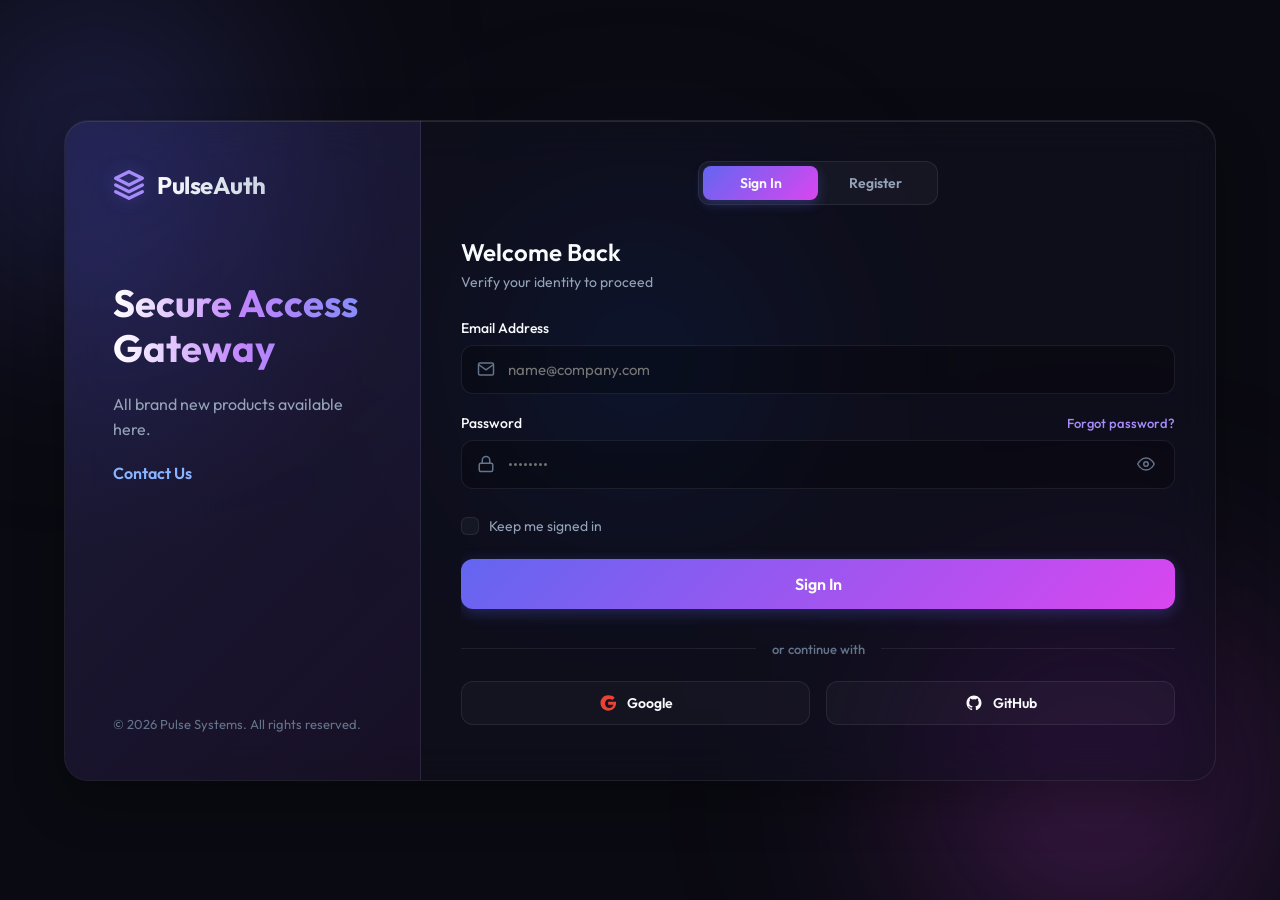
<file: index.html>
<!DOCTYPE html>
<html lang="en">
<head>
    <meta charset="UTF-8">
    <meta name="viewport" content="width=device-width, initial-scale=1.0">
    <meta name="description" content="Access the PulseAuth ecosystem. Enter credentials for secure login or create a new user profile with real-time verification and multi-factor capabilities.">
    <title>PulseAuth | Secure Access Gateway</title>
    <link rel="stylesheet" href="style.css">
    <!-- Google Fonts -->
    <link rel="preconnect" href="https://fonts.googleapis.com">
    <link rel="preconnect" href="https://fonts.gstatic.com" crossorigin>
    <link href="https://fonts.googleapis.com/css2?family=Outfit:wght@300;400;500;600;700&display=swap" rel="stylesheet">
</head>
<body>
    <!-- Animated background gradient bubbles -->
    <div class="bg-blobs">
        <div class="blob blob-1"></div>
        <div class="blob blob-2"></div>
        <div class="blob blob-3"></div>
    </div>

    <!-- Main Card Container -->
    <main class="auth-container">
        <!-- Notification toast -->
        <div class="toast" id="toast-notification" aria-live="polite">
            <span class="toast-icon" id="toast-icon-wrapper"></span>
            <span class="toast-message" id="toast-msg-text"></span>
        </div>

        <div class="auth-card">
            <!-- Left Panel (Branding / Welcome) - Hidden on mobile, beautiful on desktop -->
            <section class="brand-panel">
                <div class="brand-content">
                    <div class="logo">
                        <svg viewBox="0 0 24 24" width="32" height="32" stroke="currentColor" stroke-width="2.5" fill="none" stroke-linecap="round" stroke-linejoin="round">
                            <polygon points="12 2 2 7 12 12 22 7 12 2"></polygon>
                            <polyline points="2 17 12 22 22 17"></polyline>
                            <polyline points="2 12 12 17 22 12"></polyline>
                        </svg>
                        <h1 class="logo-text" id="main-title">PulseAuth</h1>
                    </div>
                    <h2>Secure Access Gateway</h2>
                    <p>All brand new products available here.</p>
                    <a href="contact.html" class="contact-link">Contact Us</a>
                </div>
                <div class="brand-footer">
                    <span>© 2026 Pulse Systems. All rights reserved.</span>
                </div>
            </section>

            <!-- Right Panel (Forms) -->
            <section class="form-panel">
                <!-- Toggle Mode Header -->
                <div class="form-header">
                    <div class="tab-switcher">
                        <button type="button" class="tab-btn active" id="tab-login-btn">Sign In</button>
                        <button type="button" class="tab-btn" id="tab-signup-btn">Register</button>
                        <span class="tab-indicator" id="tab-slider-indicator"></span>
                    </div>
                </div>

                <!-- Forms Container -->
                <div class="forms-wrapper" id="forms-slider-wrapper">
                    <!-- Login Form -->
                    <form id="login-form-element" class="auth-form active" novalidate>
                        <div class="form-title">
                            <h3>Welcome Back</h3>
                            <p>Verify your identity to proceed</p>
                        </div>

                        <!-- Email Input Group -->
                        <div class="input-group" id="login-email-group">
                            <label for="login-email-field">Email Address</label>
                            <div class="input-wrapper">
                                <svg class="input-icon" viewBox="0 0 24 24" width="18" height="18" stroke="currentColor" stroke-width="2" fill="none">
                                    <path d="M4 4h16c1.1 0 2 .9 2 2v12c0 1.1-.9 2-2 2H4c-1.1 0-2-.9-2-2V6c0-1.1.9-2 2-2z"></path>
                                    <polyline points="22,6 12,13 2,6"></polyline>
                                </svg>
                                <input type="email" id="login-email-field" placeholder="name@company.com" autocomplete="email" required>
                                <span class="validation-status" id="login-email-status"></span>
                            </div>
                            <span class="error-msg" id="login-email-error"></span>
                        </div>

                        <!-- Password Input Group -->
                        <div class="input-group" id="login-password-group">
                            <div class="label-row">
                                <label for="login-password-field">Password</label>
                                <a href="#" class="forgot-link" id="forgot-password-link">Forgot password?</a>
                            </div>
                            <div class="input-wrapper">
                                <svg class="input-icon" viewBox="0 0 24 24" width="18" height="18" stroke="currentColor" stroke-width="2" fill="none">
                                    <rect x="3" y="11" width="18" height="11" rx="2" ry="2"></rect>
                                    <path d="M7 11V7a5 5 0 0 1 10 0v4"></path>
                                </svg>
                                <input type="password" id="login-password-field" placeholder="••••••••" required>
                                <button type="button" class="password-toggle" id="login-password-toggle-btn" aria-label="Toggle password visibility">
                                    <!-- Eye icon -->
                                    <svg class="eye-open" viewBox="0 0 24 24" width="18" height="18" stroke="currentColor" stroke-width="2" fill="none">
                                        <path d="M1 12s4-8 11-8 11 8 11 8-4 8-11 8-11-8-11-8z"></path>
                                        <circle cx="12" cy="12" r="3"></circle>
                                    </svg>
                                    <!-- Eye-off icon (hidden by default) -->
                                    <svg class="eye-closed hidden" viewBox="0 0 24 24" width="18" height="18" stroke="currentColor" stroke-width="2" fill="none">
                                        <path d="M17.94 17.94A10.07 10.07 0 0 1 12 20c-7 0-11-8-11-8a18.45 18.45 0 0 1 5.06-5.94M9.9 4.24A9.12 9.12 0 0 1 12 4c7 0 11 8 11 8a18.5 18.5 0 0 1-2.16 3.19m-6.72-1.07a3 3 0 1 1-4.24-4.24"></path>
                                        <line x1="1" y1="1" x2="23" y2="23"></line>
                                    </svg>
                                </button>
                                <span class="validation-status" id="login-password-status"></span>
                            </div>
                            <span class="error-msg" id="login-password-error"></span>
                        </div>

                        <!-- Remember Me -->
                        <div class="checkbox-row" id="login-remember-row">
                            <label class="custom-checkbox" for="login-remember-checkbox">
                                <input type="checkbox" id="login-remember-checkbox">
                                <span class="checkmark"></span>
                                <span class="label-text">Keep me signed in</span>
                            </label>
                        </div>

                        <!-- Submit Button -->
                        <button type="submit" class="submit-btn" id="login-submit-btn">
                            <span class="btn-text" id="login-btn-text">Sign In</span>
                            <span class="btn-loader hidden" id="login-btn-loader">
                                <svg class="spinner" viewBox="0 0 50 50">
                                    <circle class="path" cx="25" cy="25" r="20" fill="none" stroke-width="5"></circle>
                                </svg>
                            </span>
                        </button>

                        <!-- Social Logins -->
                        <div class="social-section" id="login-social-container">
                            <div class="divider">
                                <span>or continue with</span>
                            </div>
                            <div class="social-grid">
                                <button type="button" class="social-btn google-btn" id="login-google-btn">
                                    <svg viewBox="0 0 24 24" width="18" height="18">
                                        <path fill="#EA4335" d="M12.24 10.285V14.4h6.887c-.648 2.41-2.519 4.2-5.187 4.2-3.324 0-6.02-2.7-6.02-6.02s2.696-6.02 6.02-6.02c1.5 0 2.87.55 3.93 1.45l3.07-3.07C18.91 2.94 15.79 1.8 12.24 1.8 6.58 1.8 2 6.38 2 12s4.58 10.2 10.24 10.2c5.91 0 10.56-4.16 10.56-10.2 0-.62-.07-1.21-.2-1.785H12.24z"></path>
                                    </svg>
                                    <span>Google</span>
                                </button>
                                <button type="button" class="social-btn github-btn" id="login-github-btn">
                                    <svg viewBox="0 0 24 24" width="18" height="18" fill="currentColor">
                                        <path d="M12 2C6.477 2 2 6.477 2 12c0 4.42 2.865 8.166 6.839 9.489.5.092.682-.217.682-.482 0-.237-.008-.866-.013-1.7-2.782.603-3.369-1.34-3.369-1.34-.454-1.156-1.11-1.464-1.11-1.464-.908-.62.069-.608.069-.608 1.003.07 1.531 1.03 1.531 1.03.892 1.529 2.341 1.087 2.91.831.092-.646.35-1.086.636-1.336-2.22-.253-4.555-1.11-4.555-4.943 0-1.091.39-1.984 1.029-2.683-.103-.253-.446-1.27.098-2.647 0 0 .84-.269 2.75 1.025A9.564 9.564 0 0112 6.844c.85.004 1.705.115 2.504.337 1.909-1.294 2.747-1.025 2.747-1.025.546 1.377.203 2.394.1 2.647.64.699 1.028 1.592 1.028 2.683 0 3.842-2.339 4.687-4.566 4.935.359.309.678.919.678 1.852 0 1.336-.012 2.415-.012 2.743 0 .267.18.579.688.481C19.137 20.162 22 16.418 22 12c0-5.523-4.477-10-10-10z"></path>
                                    </svg>
                                    <span>GitHub</span>
                                </button>
                            </div>
                        </div>
                    </form>

                    <!-- Signup Form -->
                    <form id="signup-form-element" class="auth-form" novalidate>
                        <div class="form-title">
                            <h3>Create Account</h3>
                            <p>Join our secure ecosystem today</p>
                        </div>

                        <!-- Name Input Group -->
                        <div class="input-group" id="signup-name-group">
                            <label for="signup-name-field">Full Name</label>
                            <div class="input-wrapper">
                                <svg class="input-icon" viewBox="0 0 24 24" width="18" height="18" stroke="currentColor" stroke-width="2" fill="none">
                                    <path d="M20 21v-2a4 4 0 0 0-4-4H8a4 4 0 0 0-4 4v2"></path>
                                    <circle cx="12" cy="7" r="4"></circle>
                                </svg>
                                <input type="text" id="signup-name-field" placeholder="John Doe" autocomplete="name" required>
                                <span class="validation-status" id="signup-name-status"></span>
                            </div>
                            <span class="error-msg" id="signup-name-error"></span>
                        </div>

                        <!-- Email Input Group -->
                        <div class="input-group" id="signup-email-group">
                            <label for="signup-email-field">Email Address</label>
                            <div class="input-wrapper">
                                <svg class="input-icon" viewBox="0 0 24 24" width="18" height="18" stroke="currentColor" stroke-width="2" fill="none">
                                    <path d="M4 4h16c1.1 0 2 .9 2 2v12c0 1.1-.9 2-2 2H4c-1.1 0-2-.9-2-2V6c0-1.1.9-2 2-2z"></path>
                                    <polyline points="22,6 12,13 2,6"></polyline>
                                </svg>
                                <input type="email" id="signup-email-field" placeholder="name@company.com" autocomplete="email" required>
                                <span class="validation-status" id="signup-email-status"></span>
                            </div>
                            <span class="error-msg" id="signup-email-error"></span>
                        </div>

                        <!-- Password Input Group -->
                        <div class="input-group" id="signup-password-group">
                            <label for="signup-password-field">Password</label>
                            <div class="input-wrapper">
                                <svg class="input-icon" viewBox="0 0 24 24" width="18" height="18" stroke="currentColor" stroke-width="2" fill="none">
                                    <rect x="3" y="11" width="18" height="11" rx="2" ry="2"></rect>
                                    <path d="M7 11V7a5 5 0 0 1 10 0v4"></path>
                                </svg>
                                <input type="password" id="signup-password-field" placeholder="Min. 8 characters" required>
                                <button type="button" class="password-toggle" id="signup-password-toggle-btn" aria-label="Toggle password visibility">
                                    <!-- Eye icon -->
                                    <svg class="eye-open" viewBox="0 0 24 24" width="18" height="18" stroke="currentColor" stroke-width="2" fill="none">
                                        <path d="M1 12s4-8 11-8 11 8 11 8-4 8-11 8-11-8-11-8z"></path>
                                        <circle cx="12" cy="12" r="3"></circle>
                                    </svg>
                                    <!-- Eye-off icon (hidden by default) -->
                                    <svg class="eye-closed hidden" viewBox="0 0 24 24" width="18" height="18" stroke="currentColor" stroke-width="2" fill="none">
                                        <path d="M17.94 17.94A10.07 10.07 0 0 1 12 20c-7 0-11-8-11-8a18.45 18.45 0 0 1 5.06-5.94M9.9 4.24A9.12 9.12 0 0 1 12 4c7 0 11 8 11 8a18.5 18.5 0 0 1-2.16 3.19m-6.72-1.07a3 3 0 1 1-4.24-4.24"></path>
                                        <line x1="1" y1="1" x2="23" y2="23"></line>
                                    </svg>
                                </button>
                                <span class="validation-status" id="signup-password-status"></span>
                            </div>
                            <!-- Password Strength Indicator -->
                            <div class="password-strength-meter" id="signup-password-strength-meter">
                                <div class="meter-bar"><div class="meter-fill" id="strength-fill"></div></div>
                                <span class="meter-label" id="strength-label">Password strength: Weak</span>
                            </div>
                            <span class="error-msg" id="signup-password-error"></span>
                        </div>

                        <!-- Terms of Service -->
                        <div class="checkbox-row" id="signup-terms-row">
                            <label class="custom-checkbox" for="signup-terms-checkbox">
                                <input type="checkbox" id="signup-terms-checkbox" required>
                                <span class="checkmark"></span>
                                <span class="label-text">I agree to the <a href="#" class="inline-link" id="terms-link">Terms of Service</a> & <a href="#" class="inline-link" id="privacy-link">Privacy Policy</a></span>
                            </label>
                        </div>

                        <!-- Submit Button -->
                        <button type="submit" class="submit-btn" id="signup-submit-btn">
                            <span class="btn-text" id="signup-btn-text">Create Account</span>
                            <span class="btn-loader hidden" id="signup-btn-loader">
                                <svg class="spinner" viewBox="0 0 50 50">
                                    <circle class="path" cx="25" cy="25" r="20" fill="none" stroke-width="5"></circle>
                                </svg>
                            </span>
                        </button>
                    </form>
                </div>
            </section>
        </div>
    </main>

    <!-- Script file -->
    <script src="app.js"></script>
</body>
</html>
</file>
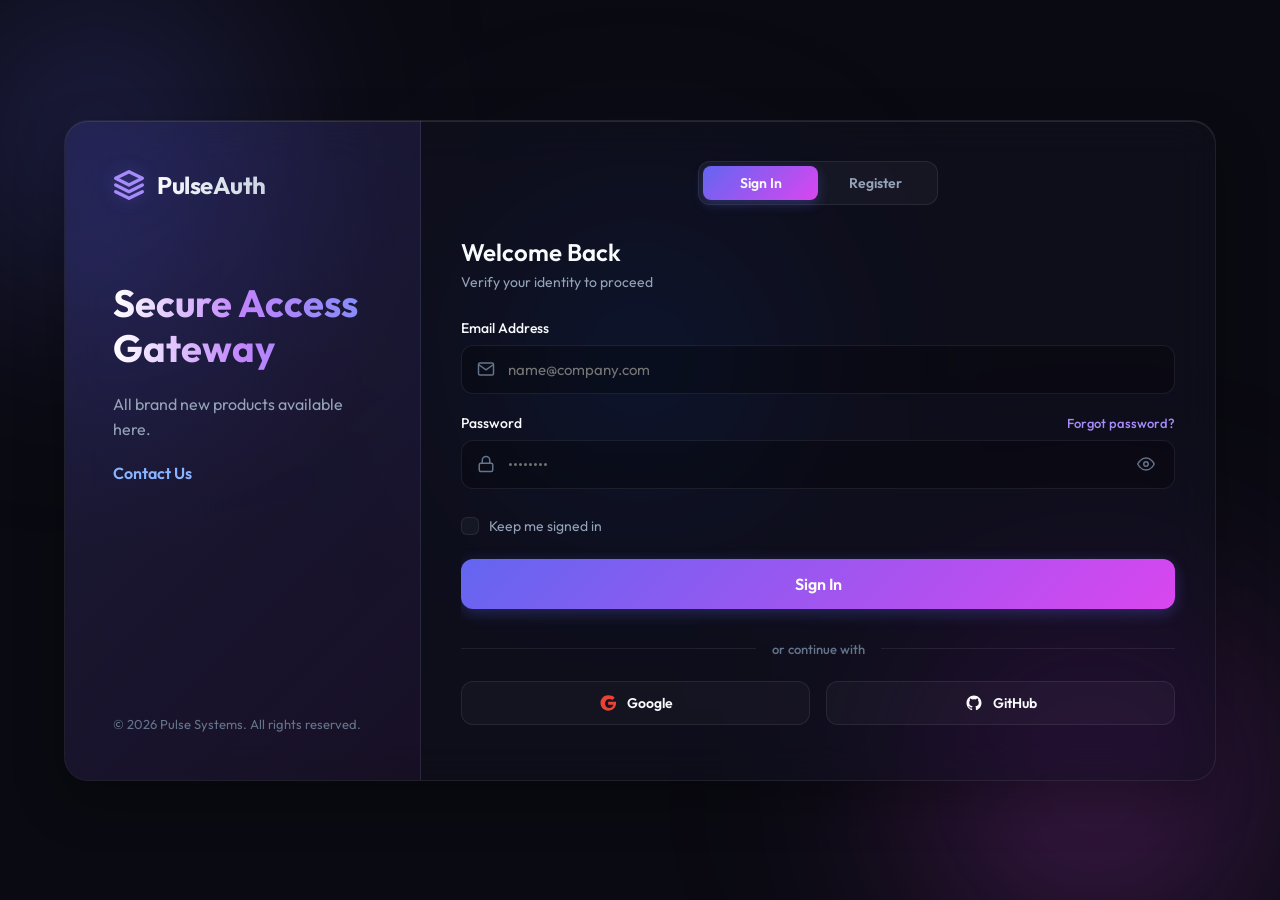
<file: checkout.html>
<!DOCTYPE html>
<html lang="en">
<head>
    <meta charset="UTF-8">
    <meta name="viewport" content="width=device-width, initial-scale=1.0">
    <meta name="description" content="Secure checkout gateway. Choose your payment method to complete the transaction.">
    <title>PulseAuth | Secure Checkout</title>
    <link rel="stylesheet" href="checkout.css">
    <!-- Google Fonts -->
    <link rel="preconnect" href="https://fonts.googleapis.com">
    <link rel="preconnect" href="https://fonts.gstatic.com" crossorigin>
    <link href="https://fonts.googleapis.com/css2?family=Outfit:wght@300;400;500;600;700&display=swap" rel="stylesheet">
</head>
<body>
    <!-- Animated background gradient bubbles -->
    <div class="bg-blobs">
        <div class="blob blob-1"></div>
        <div class="blob blob-2"></div>
        <div class="blob blob-3"></div>
    </div>

    <!-- Notification toast -->
    <div class="toast" id="toast-notification" aria-live="polite">
        <span class="toast-message" id="toast-msg-text"></span>
    </div>

    <div class="checkout-wrapper">
        <!-- Header -->
        <header class="navbar">
            <div class="nav-left">
                <a href="dashboard.html" class="logo" style="text-decoration: none; color: inherit;">
                    <svg viewBox="0 0 24 24" width="28" height="28" stroke="currentColor" stroke-width="2.5" fill="none" stroke-linecap="round" stroke-linejoin="round">
                        <polygon points="12 2 2 7 12 12 22 7 12 2"></polygon>
                        <polyline points="2 17 12 22 22 17"></polyline>
                        <polyline points="2 12 17 22 12"></polyline>
                    </svg>
                    <span class="logo-text">PulseAuth Checkout</span>
                </a>
            </div>
            <div class="nav-right">
                <div class="user-menu">
                    <div class="user-avatar" id="user-avatar">U</div>
                    <span class="user-name" id="display-user-name">User</span>
                </div>
            </div>
        </header>

        <!-- Main Content Grid -->
        <main class="checkout-container">
            <div class="checkout-grid" id="checkout-form-grid">
                
                <!-- Left Column: Payment options -->
                <section class="payment-section">
                    <h2 class="section-title">Select Payment Method</h2>
                    
                    <div class="payment-methods">
                        <!-- Pay on Delivery Option -->
                        <div class="method-card active" data-method="pod">
                            <div class="method-header">
                                <span class="radio-indicator"></span>
                                <div class="method-info">
                                    <div class="method-title">Pay on Delivery (COD)</div>
                                    <div class="method-desc">Pay cash or card when your package arrives</div>
                                </div>
                                <span class="method-icon">📦</span>
                            </div>
                        </div>

                        <!-- GPay Option -->
                        <div class="method-card" data-method="gpay">
                            <div class="method-header">
                                <span class="radio-indicator"></span>
                                <div class="method-info">
                                    <div class="method-title">Google Pay (GPay)</div>
                                    <div class="method-desc">Instant payment via simulated GPay wallet</div>
                                </div>
                                <span class="method-icon">📱</span>
                            </div>
                        </div>

                        <!-- UPI Option -->
                        <div class="method-card" data-method="upi">
                            <div class="method-header">
                                <span class="radio-indicator"></span>
                                <div class="method-info">
                                    <div class="method-title">UPI / VPA</div>
                                    <div class="method-desc">Pay using your UPI app (PhonePe, BHIM, PayTM)</div>
                                </div>
                                <span class="method-icon">💳</span>
                            </div>
                        </div>
                    </div>

                    <!-- Payment details area (dynamic) -->
                    <div class="method-details-box">
                        <!-- POD Details -->
                        <div id="details-pod" class="details-pane active">
                            <div class="alert-info">
                                <p><strong>Delivery Confirmation:</strong> Your order will be shipped to your registered address. You can pay with Cash, Credit/Debit Card, or scan a dynamic QR code presented by the delivery agent.</p>
                            </div>
                        </div>

                        <!-- GPay Details -->
                        <div id="details-gpay" class="details-pane">
                            <div class="alert-info">
                                <p>Authenticate your simulated GPay payment. Scan the checkout QR code below or tap Complete Order to authorize the payment via GPay app.</p>
                            </div>
                            <div class="qr-container">
                                <div class="mock-qr">
                                    <svg viewBox="0 0 100 100" class="qr-svg">
                                        <rect width="100" height="100" fill="#181829" rx="8"></rect>
                                        <path d="M10 10h20v20H10zM15 15h10v10H15z" fill="#a78bfa"></path>
                                        <path d="M70 10h20v20H70zM75 15h10v10H75z" fill="#a78bfa"></path>
                                        <path d="M10 70h20v20H10zM15 75h10v10H15z" fill="#a78bfa"></path>
                                        <path d="M40 40h20v20H40z" fill="#d946ef"></path>
                                        <path d="M35 15h5v5h-5zM45 20h10v5h-10zM15 35h5v10h-5zM50 45h5v15h-5zM65 70h5v15h-5zM75 80h10v5H75z" fill="#f8fafc"></path>
                                    </svg>
                                    <span class="qr-label">Scan to Pay with GPay</span>
                                </div>
                            </div>
                        </div>

                        <!-- UPI Details -->
                        <div id="details-upi" class="details-pane">
                            <div class="input-group">
                                <label for="upi-id-field">Enter UPI ID / VPA</label>
                                <div class="input-wrapper">
                                    <input type="text" id="upi-id-field" placeholder="username@upi" autocomplete="off">
                                    <span class="validation-status" id="upi-status-indicator"></span>
                                </div>
                                <span class="error-msg" id="upi-error-msg"></span>
                            </div>
                            <div class="alert-info">
                                <p>A payment request will be sent to your UPI app. Please verify the name and amount before entering your secure UPI PIN.</p>
                            </div>
                        </div>
                    </div>

                    <!-- Actions -->
                    <div class="action-row">
                        <a href="dashboard.html" class="btn btn-secondary">Cancel & Back</a>
                        <button type="button" class="btn btn-primary" id="complete-payment-btn">
                            <span class="btn-text">Complete Order</span>
                            <span class="btn-loader hidden" id="payment-loader">
                                <svg class="spinner" viewBox="0 0 50 50">
                                    <circle class="path" cx="25" cy="25" r="20" fill="none" stroke-width="5"></circle>
                                </svg>
                            </span>
                        </button>
                    </div>
                </section>

                <!-- Right Column: Order Summary -->
                <section class="summary-section">
                    <h2 class="section-title">Order Summary</h2>
                    <div class="summary-card">
                        <div class="summary-items" id="summary-items-list">
                            <!-- Items dynamically populated -->
                        </div>
                        
                        <div class="summary-divider"></div>

                        <div class="summary-pricing">
                            <div class="pricing-row">
                                <span>Subtotal</span>
                                <span id="summary-subtotal">₹0.00</span>
                            </div>
                            <div class="pricing-row discount">
                                <span>Discount</span>
                                <span id="summary-discount">-₹0.00</span>
                            </div>
                            <div class="pricing-row total">
                                <span>Total Payable</span>
                                <span id="summary-total">₹0.00</span>
                            </div>
                        </div>
                    </div>
                </section>
            </div>

            <!-- Success State overlay (hidden by default) -->
            <div class="success-screen hidden" id="success-screen">
                <div class="success-card">
                    <div class="success-icon">
                        <svg viewBox="0 0 24 24" width="72" height="72" stroke="currentColor" stroke-width="2" fill="none">
                            <circle cx="12" cy="12" r="10"></circle>
                            <polyline points="22 4 12 14.01 9 11.01"></polyline>
                        </svg>
                    </div>
                    <h2>Order Confirmed!</h2>
                    <p class="success-lead">Thank you for your purchase from the PulseAuth Ecosystem.</p>
                    
                    <div class="order-details-summary">
                        <div class="detail-row">
                            <span class="label">Transaction Status:</span>
                            <span class="value success">PAID</span>
                        </div>
                        <div class="detail-row">
                            <span class="label">Payment Method:</span>
                            <span class="value" id="success-payment-method">Pay on Delivery</span>
                        </div>
                        <div class="detail-row">
                            <span class="label">Total Paid:</span>
                            <span class="value highlight" id="success-amount">₹0.00</span>
                        </div>
                    </div>

                    <p class="success-footer">Redirecting you back to the Dashboard...</p>
                    <button class="btn btn-primary" id="success-back-btn">Go to Dashboard Now</button>
                </div>
            </div>
        </main>
    </div>

    <script src="checkout.js?v=2"></script>
</body>
</html>
</file>
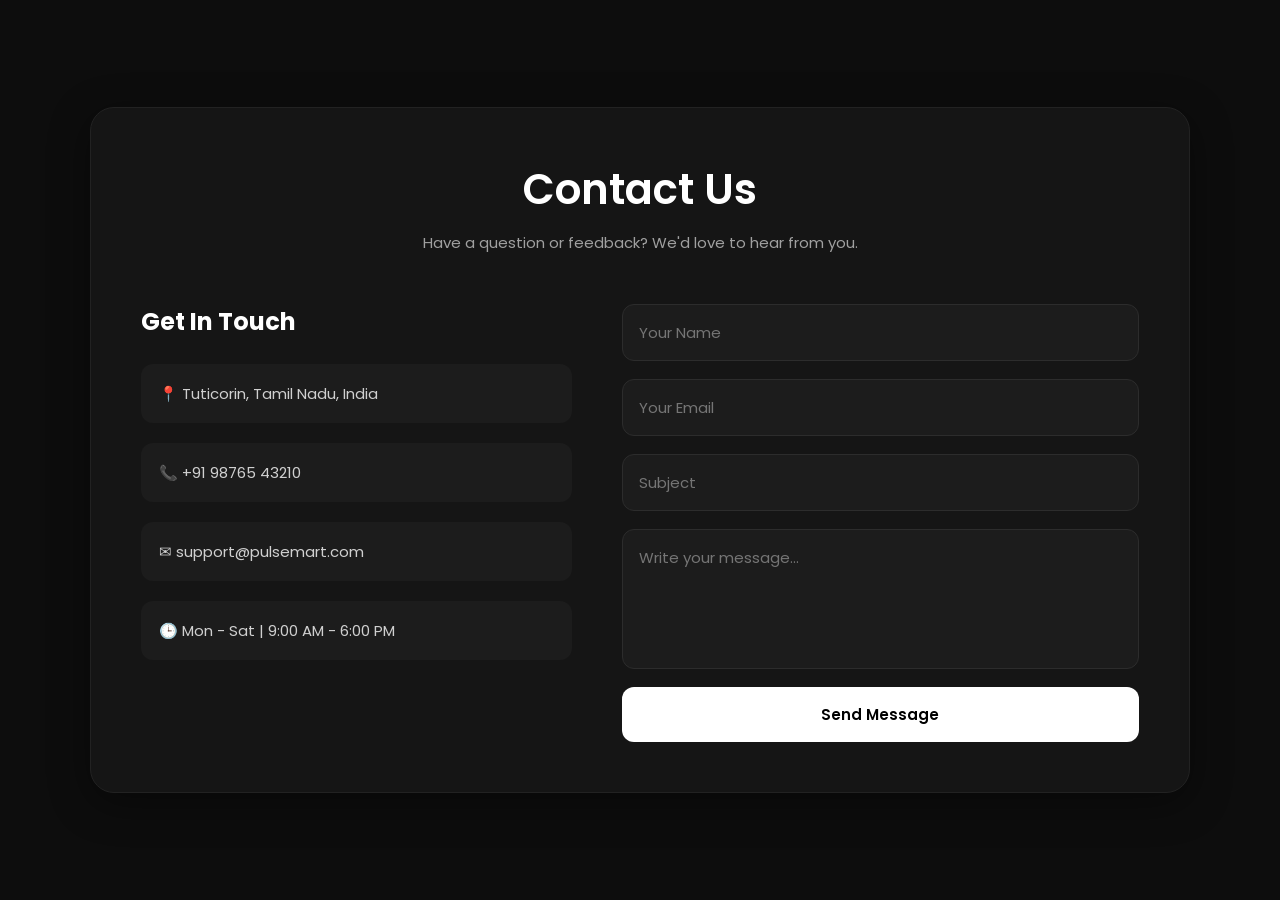
<file: contact.html>
<!DOCTYPE html>
<html lang="en">

<head>
    <meta charset="UTF-8">
    <meta name="viewport" content="width=device-width, initial-scale=1.0">
    <title>Contact Us</title>

    <!-- Google Font -->
    <link href="https://fonts.googleapis.com/css2?family=Poppins:wght@300;400;500;600;700&display=swap"
        rel="stylesheet">

    <style>
        * {
            margin: 0;
            padding: 0;
            box-sizing: border-box;
            font-family: 'Poppins', sans-serif;
        }

        body {
            background: #0d0d0d;
            color: white;
            min-height: 100vh;
            display: flex;
            justify-content: center;
            align-items: center;
            padding: 40px 20px;
        }

        .contact-container {
            width: 100%;
            max-width: 1100px;
            background: #151515;
            border: 1px solid #222;
            border-radius: 24px;
            padding: 50px;
            box-shadow: 0 10px 40px rgba(0, 0, 0, 0.4);
        }

        .header {
            text-align: center;
            margin-bottom: 50px;
        }

        .header h1 {
            font-size: 42px;
            font-weight: 600;
            margin-bottom: 10px;
        }

        .header p {
            color: #a0a0a0;
            font-size: 15px;
        }

        .contact-grid {
            display: grid;
            grid-template-columns: 1fr 1.2fr;
            gap: 50px;
        }

        .info-box h2 {
            font-size: 24px;
            margin-bottom: 25px;
        }

        .info-item {
            margin-bottom: 20px;
            padding: 18px;
            background: #1c1c1c;
            border-radius: 12px;
            transition: 0.3s ease;
        }

        .info-item:hover {
            transform: translateY(-3px);
            background: #242424;
        }

        .info-item p {
            color: #d0d0d0;
            font-size: 15px;
        }

        .contact-form {
            display: flex;
            flex-direction: column;
            gap: 18px;
        }

        .contact-form input,
        .contact-form textarea {
            width: 100%;
            padding: 16px;
            background: #1c1c1c;
            border: 1px solid #2c2c2c;
            border-radius: 12px;
            color: white;
            font-size: 15px;
            outline: none;
            transition: 0.3s;
        }

        .contact-form input:focus,
        .contact-form textarea:focus {
            border-color: #4f7cff;
        }

        .contact-form textarea {
            min-height: 140px;
            resize: none;
        }

        .contact-form button {
            padding: 16px;
            background: white;
            color: black;
            border: none;
            border-radius: 12px;
            font-size: 15px;
            font-weight: 600;
            cursor: pointer;
            transition: 0.3s;
        }

        .contact-form button:hover {
            background: #4f7cff;
            color: white;
        }

        @media(max-width: 850px) {
            .contact-grid {
                grid-template-columns: 1fr;
            }

            .contact-container {
                padding: 30px;
            }

            .header h1 {
                font-size: 32px;
            }
        }
    </style>
</head>

<body>

    <div class="contact-container">

        <div class="header">
            <h1>Contact Us</h1>
            <p>Have a question or feedback? We'd love to hear from you.</p>
        </div>

        <div class="contact-grid">

            <div class="info-box">

                <h2>Get In Touch</h2>

                <div class="info-item">
                    <p>📍 Tuticorin, Tamil Nadu, India</p>
                </div>

                <div class="info-item">
                    <p>📞 +91 98765 43210</p>
                </div>

                <div class="info-item">
                    <p>✉ support@pulsemart.com</p>
                </div>

                <div class="info-item">
                    <p>🕒 Mon - Sat | 9:00 AM - 6:00 PM</p>
                </div>

            </div>

            <form class="contact-form">

                <input type="text" placeholder="Your Name">

                <input type="email" placeholder="Your Email">

                <input type="text" placeholder="Subject">

                <textarea placeholder="Write your message..."></textarea>

                <button type="submit">Send Message</button>

            </form>

        </div>

    </div>

</body>

</html>
</file>
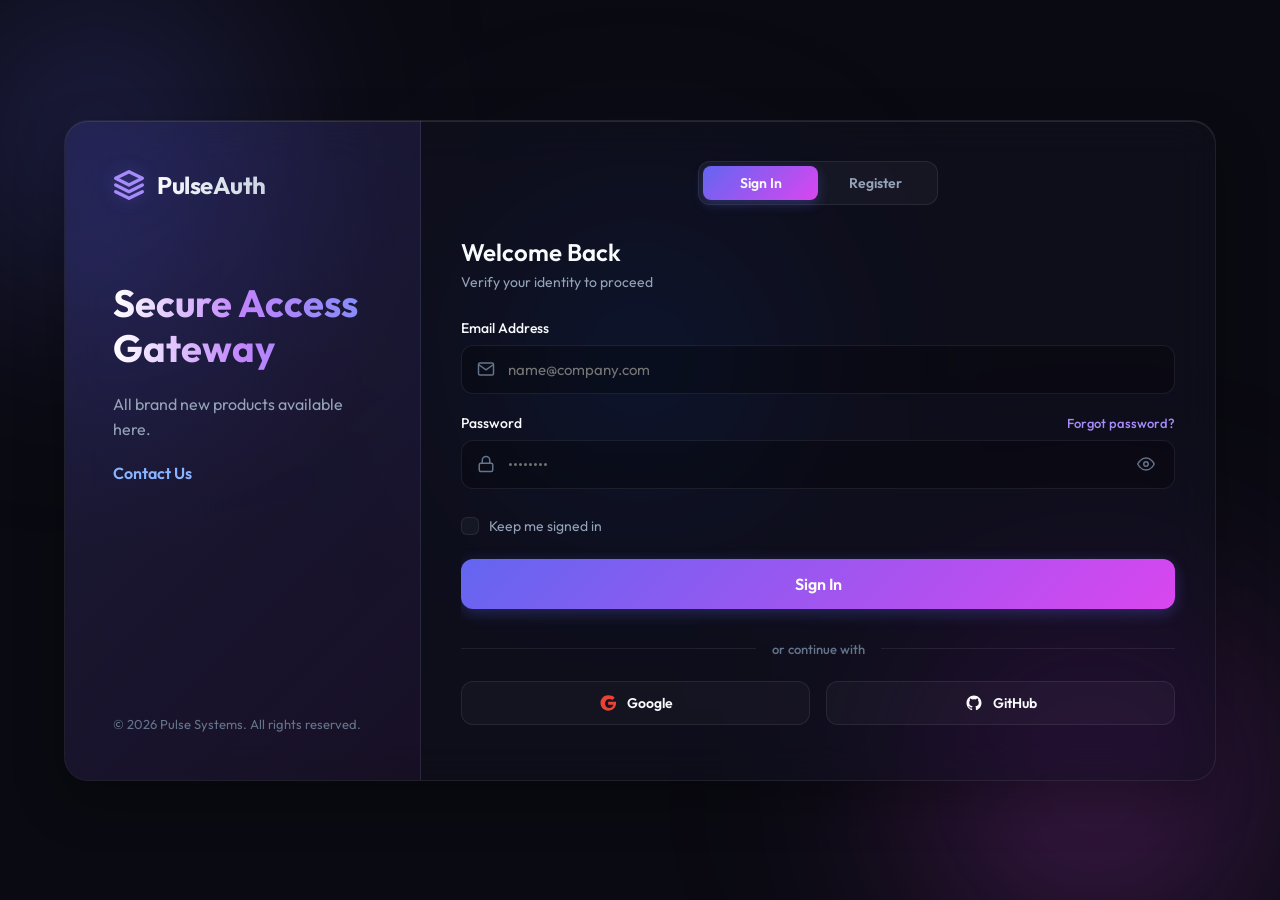
<file: dashboard.html>
<!DOCTYPE html>
<html lang="en">
<head>
    <meta charset="UTF-8">
    <meta name="viewport" content="width=device-width, initial-scale=1.0">
    <meta name="description" content="PulseAuth Product Ecosystem. Explore futuristic products with custom pricing, discounts, and our native AI search assistant.">
    <title>PulseAuth | Products Dashboard</title>
    <link rel="stylesheet" href="dashboard.css">
    <!-- Google Fonts -->
    <link rel="preconnect" href="https://fonts.googleapis.com">
    <link rel="preconnect" href="https://fonts.gstatic.com" crossorigin>
    <link href="https://fonts.googleapis.com/css2?family=Outfit:wght@300;400;500;600;700&display=swap" rel="stylesheet">
</head>
<body>
    <!-- Animated background gradient bubbles -->
    <div class="bg-blobs">
        <div class="blob blob-1"></div>
        <div class="blob blob-2"></div>
        <div class="blob blob-3"></div>
    </div>

    <!-- Notification toast -->
    <div class="toast" id="toast-notification" aria-live="polite">
        <span class="toast-icon" id="toast-icon-wrapper"></span>
        <span class="toast-message" id="toast-msg-text"></span>
    </div>

    <!-- Dashboard Main Wrapper -->
    <div class="dashboard-wrapper">
        
        <!-- Header Navbar -->
        <header class="navbar">
            <div class="nav-left">
                <div class="logo">
                    <svg viewBox="0 0 24 24" width="28" height="28" stroke="currentColor" stroke-width="2.5" fill="none" stroke-linecap="round" stroke-linejoin="round">
                        <polygon points="12 2 2 7 12 12 22 7 12 2"></polygon>
                        <polyline points="2 17 12 22 22 17"></polyline>
                        <polyline points="2 12 12 17 22 12"></polyline>
                    </svg>
                    <span class="logo-text">PulseAuth</span>
                </div>
            </div>

            <!-- Global Search in Navbar -->
            <div class="nav-center">
                <div class="search-bar">
                    <svg class="search-icon" viewBox="0 0 24 24" width="18" height="18" stroke="currentColor" stroke-width="2" fill="none">
                        <circle cx="11" cy="11" r="8"></circle>
                        <line x1="21" y1="21" x2="16.65" y2="16.65"></line>
                    </svg>
                    <input type="text" id="global-search" placeholder="Search products, brands, categories...">
                    <button class="clear-search-btn hidden" id="clear-search-btn">&times;</button>
                </div>
            </div>

            <div class="nav-right">
                <!-- Shopping Cart Toggle -->
                <button class="nav-action-btn cart-toggle-btn" id="cart-toggle-btn" aria-label="Open Shopping Cart">
                    <svg viewBox="0 0 24 24" width="22" height="22" stroke="currentColor" stroke-width="2" fill="none">
                        <circle cx="9" cy="21" r="1"></circle>
                        <circle cx="20" cy="21" r="1"></circle>
                        <path d="M1 1h4l2.68 13.39a2 2 0 0 0 2 1.61h9.72a2 2 0 0 0 2-1.61L23 6H6"></path>
                    </svg>
                    <span class="cart-badge" id="cart-badge">0</span>
                </button>

                <!-- User Profile & Logout -->
                <div class="user-menu">
                    <div class="user-avatar" id="user-avatar">U</div>
                    <span class="user-name" id="display-user-name">User</span>
                    <button class="logout-btn" id="logout-btn" title="Logout session">
                        <svg viewBox="0 0 24 24" width="18" height="18" stroke="currentColor" stroke-width="2" fill="none" stroke-linecap="round" stroke-linejoin="round">
                            <path d="M9 21H5a2 2 0 0 1-2-2V5a2 2 0 0 1 2-2h4"></path>
                            <polyline points="16 17 21 12 16 7"></polyline>
                            <line x1="21" y1="12" x2="9" y2="12"></line>
                        </svg>
                    </button>
                </div>
            </div>
        </header>

        <!-- Main Content Area -->
        <main class="main-content">
            
            <!-- Hero Dashboard Header -->
            <section class="hero-section">
                <div class="hero-welcome">
                    <h1 class="welcome-title">Welcome back, <span id="welcome-name">Explorer</span>!</h1>
                    <p class="welcome-subtitle">Browse the ecosystem for advanced gear and security essentials.</p>
                </div>
                <div class="hero-stats">
                    <div class="stat-card">
                        <span class="stat-value" id="stat-count-items">8</span>
                        <span class="stat-label">Total Products</span>
                    </div>
                    <div class="stat-card">
                        <span class="stat-value">Up to 30%</span>
                        <span class="stat-label">Active Discounts</span>
                    </div>
                </div>
            </section>

            <!-- Filters Section -->
            <section class="filter-section">
                <div class="category-tabs" id="category-tabs">
                    <button class="category-btn active" data-category="all">All Ecosystem</button>
                    <button class="category-btn" data-category="electronics">Electronics</button>
                    <button class="category-btn" data-category="audio">Audio</button>
                    <button class="category-btn" data-category="wearables">Wearables</button>
                    <button class="category-btn" data-category="accessories">Accessories</button>
                </div>
                <div class="filter-meta" id="filter-meta">
                    Showing all products
                </div>
            </section>

            <!-- Product Grid -->
            <section class="products-section">
                <div class="products-grid" id="products-grid">
                    <!-- Products dynamically rendered here -->
                </div>
                <!-- Empty Search State -->
                <div class="empty-state hidden" id="empty-state">
                    <svg viewBox="0 0 24 24" width="64" height="64" stroke="currentColor" stroke-width="1.5" fill="none" stroke-linecap="round" stroke-linejoin="round">
                        <circle cx="11" cy="11" r="8"></circle>
                        <line x1="21" y1="21" x2="16.65" y2="16.65"></line>
                        <line x1="8" y1="11" x2="14" y2="11"></line>
                    </svg>
                    <h3>No products found</h3>
                    <p>We couldn't find matches for your current search filters. Try asking the AI assistant or resetting your filters.</p>
                    <button class="reset-btn" id="reset-filters-btn">Reset All Filters</button>
                </div>
            </section>
        </main>
    </div>

    <!-- Side-sliding Shopping Cart Drawer -->
    <div class="cart-drawer-overlay" id="cart-drawer-overlay"></div>
    <div class="cart-drawer" id="cart-drawer" role="dialog" aria-modal="true" aria-label="Shopping Cart">
        <div class="cart-header">
            <h3>Shopping Cart</h3>
            <button class="close-cart-btn" id="close-cart-btn" aria-label="Close Cart">
                <svg viewBox="0 0 24 24" width="24" height="24" stroke="currentColor" stroke-width="2" fill="none">
                    <line x1="18" y1="6" x2="6" y2="18"></line>
                    <line x1="6" y1="6" x2="18" y2="18"></line>
                </svg>
            </button>
        </div>
        
        <!-- Cart Items Area -->
        <div class="cart-body" id="cart-body">
            <!-- Dynamic Cart Items here -->
            <div class="cart-empty-message" id="cart-empty-message">
                <svg viewBox="0 0 24 24" width="48" height="48" stroke="currentColor" stroke-width="1.5" fill="none">
                    <circle cx="9" cy="21" r="1"></circle>
                    <circle cx="20" cy="21" r="1"></circle>
                    <path d="M1 1h4l2.68 13.39a2 2 0 0 0 2 1.61h9.72a2 2 0 0 0 2-1.61L23 6H6"></path>
                </svg>
                <p>Your shopping cart is currently empty.</p>
            </div>
        </div>

        <!-- Cart Footer Checkout Area -->
        <div class="cart-footer">
            <div class="cart-summary-row">
                <span>Total Savings:</span>
                <span class="savings-amount" id="cart-savings-total">₹0.00</span>
            </div>
            <div class="cart-summary-row total-row">
                <span>Grand Total:</span>
                <span class="total-amount" id="cart-grand-total">₹0.00</span>
            </div>
            <button class="checkout-btn" id="checkout-btn" disabled>
                <span>Proceed to Checkout</span>
                <svg viewBox="0 0 24 24" width="18" height="18" stroke="currentColor" stroke-width="2.5" fill="none" stroke-linecap="round" stroke-linejoin="round">
                    <line x1="5" y1="12" x2="19" y2="12"></line>
                    <polyline points="12 5 19 12 12 19"></polyline>
                </svg>
            </button>
        </div>
    </div>

    <!-- AI Search Chatbox Widget -->
    <div class="ai-widget-container">
        <!-- Floating Chat Icon Toggle -->
        <button class="ai-toggle-btn" id="ai-toggle-btn" aria-label="Open AI Assistant" title="Ask Pulse AI">
            <span class="ai-icon-wrapper">
                <!-- Futuristic AI Sparkles / Bot SVG -->
                <svg viewBox="0 0 24 24" width="24" height="24" stroke="currentColor" stroke-width="2" fill="none" class="ai-sparkles-icon">
                    <path d="M12 2v4M12 18v4M4.93 4.93l2.83 2.83M16.24 16.24l2.83 2.83M2 12h4M18 12h4M4.93 19.07l2.83-2.83M16.24 7.76l2.83-2.83"></path>
                    <path d="M12 8a4 4 0 1 0 0 8 4 4 0 0 0 0-8z" fill="currentColor" fill-opacity="0.1"></path>
                </svg>
            </span>
            <span class="pulse-ring"></span>
        </button>

        <!-- Chat Container Window (Hidden by default) -->
        <div class="ai-chat-window hidden" id="ai-chat-window">
            <div class="chat-header">
                <div class="chat-title-info">
                    <div class="ai-avatar">AI</div>
                    <div>
                        <h4>Pulse AI Assistant</h4>
                        <span class="ai-status">online search agent</span>
                    </div>
                </div>
                <button class="close-chat-btn" id="close-chat-btn" aria-label="Close Chat">
                    <svg viewBox="0 0 24 24" width="18" height="18" stroke="currentColor" stroke-width="2" fill="none">
                        <line x1="18" y1="6" x2="6" y2="18"></line>
                        <line x1="6" y1="6" x2="18" y2="18"></line>
                    </svg>
                </button>
            </div>

            <!-- Messages Log -->
            <div class="chat-body" id="chat-messages">
                <div class="chat-msg ai">
                    <div class="msg-bubble">
                        Hi! I can help you search the catalog or filter items. Try: <strong>"items under ₹6000"</strong> or <strong>"show sales"</strong>.
                    </div>
                </div>
            </div>

            <!-- Quick Suggestions Pills -->
            <div class="chat-suggestions">
                <button class="suggest-btn" data-query="Show active discounts">🏷️ Active Sales</button>
                <button class="suggest-btn" data-query="Items under ₹6000">💰 Under ₹6000</button>
                <button class="suggest-btn" data-query="Show all headphones">🎧 Headphones</button>
                <button class="suggest-btn" data-query="Reset search">🔄 Reset View</button>
            </div>

            <!-- Chat Input Form -->
            <form class="chat-input-row" id="chat-input-form">
                <input type="text" id="chat-input-field" placeholder="Ask AI to find products..." autocomplete="off" required>
                <button type="submit" class="send-msg-btn" id="send-msg-btn" aria-label="Send Message">
                    <svg viewBox="0 0 24 24" width="18" height="18" stroke="currentColor" stroke-width="2" fill="none" stroke-linecap="round" stroke-linejoin="round">
                        <line x1="22" y1="2" x2="11" y2="13"></line>
                        <polygon points="22 2 15 22 11 13 2 9 22 2"></polygon>
                    </svg>
                </button>
            </form>
        </div>
    </div>

    <!-- Scripts -->
    <script src="dashboard.js?v=2"></script>
</body>
</html>
</file>
<file: style.css>
/* -------------------------------------------------------------
   PulseAuth Core Stylesheet
   Design Paradigm: Premium Glassmorphism, Dark-mode, Dynamic Gradients
------------------------------------------------------------- */

/* Google Fonts Import */
@import url('https://fonts.googleapis.com/css2?family=Outfit:wght@300;400;500;600;700&display=swap');

/* CSS Variables */
:root {
    --bg-primary: #0a0a12;
    --bg-card: rgba(18, 18, 29, 0.6);
    --border-color: rgba(255, 255, 255, 0.08);
    --border-focus: #8b5cf6;
    /* Vibrant violet */

    /* Brand Gradient Colors */
    --gradient-start: #6366f1;
    /* Indigo */
    --gradient-end: #d946ef;
    /* Fuchsia */
    --gradient-glow: rgba(99, 102, 241, 0.3);

    /* Text Colors */
    --text-primary: #f8fafc;
    --text-secondary: #94a3b8;
    --text-muted: #64748b;
    --text-link: #a78bfa;

    /* Validation Colors */
    --color-success: #10b981;
    --color-warning: #f59e0b;
    --color-error: #ef4444;

    /* Fonts and Animation Speeds */
    --font-main: 'Outfit', -apple-system, BlinkMacSystemFont, 'Segoe UI', Roboto, sans-serif;
    --transition-smooth: all 0.3s cubic-bezier(0.4, 0, 0.2, 1);
    --transition-bounce: all 0.5s cubic-bezier(0.34, 1.56, 0.64, 1);
}

/* 1. Global Reset & Body */
* {
    margin: 0;
    padding: 0;
    box-sizing: border-box;
}

body {
    font-family: var(--font-main);
    background-color: var(--bg-primary);
    color: var(--text-primary);
    min-height: 100vh;
    display: flex;
    justify-content: center;
    align-items: center;
    overflow-x: hidden;
    position: relative;
}

/* 2. Floating Background Blobs */
.bg-blobs {
    position: absolute;
    width: 100%;
    height: 100%;
    top: 0;
    left: 0;
    z-index: 0;
    overflow: hidden;
    pointer-events: none;
}

.blob {
    position: absolute;
    border-radius: 50%;
    filter: blur(100px);
    opacity: 0.35;
    mix-blend-mode: screen;
}

.blob-1 {
    width: 450px;
    height: 450px;
    background: radial-gradient(circle, var(--gradient-start) 0%, rgba(99, 102, 241, 0) 70%);
    top: -10%;
    left: -10%;
    animation: float 25s infinite alternate ease-in-out;
}

.blob-2 {
    width: 500px;
    height: 500px;
    background: radial-gradient(circle, var(--gradient-end) 0%, rgba(217, 70, 239, 0) 70%);
    bottom: -15%;
    right: -5%;
    animation: float 30s infinite alternate-reverse ease-in-out;
}

.blob-3 {
    width: 350px;
    height: 350px;
    background: radial-gradient(circle, #3b82f6 0%, rgba(59, 130, 246, 0) 70%);
    top: 40%;
    left: 50%;
    transform: translate(-50%, -50%);
    animation: float 20s infinite alternate ease-in-out;
}

@keyframes float {
    0% {
        transform: translate(0, 0) scale(1);
    }

    50% {
        transform: translate(50px, -40px) scale(1.1);
    }

    100% {
        transform: translate(-30px, 50px) scale(0.9);
    }
}

/* 3. Main Auth Container & Card */
.auth-container {
    position: relative;
    z-index: 10;
    width: 100%;
    max-width: 1200px;
    padding: 24px;
    display: flex;
    justify-content: center;
    align-items: center;
}

.forms-wrapper {
    position: relative;
    overflow: hidden;
    min-height: 500px;
    display: flex;
    width: 200%;
    flex: 1;
    transition: transform 0.6s cubic-bezier(0.76, 0, 0.24, 1);
}
.contact-link {
    display: inline-block;
    margin-top: 20px;
    color: #8ab4ff;
    text-decoration: none;
    font-weight: 600;
    transition: 0.3s;
}
.contact-link:hover {
        color: #ffffff;
    }


.auth-form {
    width: 50%;
    flex-shrink: 0;
    display: flex;
    flex-direction: column;
    opacity: 0;
    pointer-events: none;
    visibility: hidden;
    transform: scale(0.98);
    transition: opacity 0.5s ease, transform 0.5s ease, visibility 0.5s ease;
}

.auth-form.active {
    opacity: 1;
    visibility: visible;
    pointer-events: auto;
    transform: scale(1);
}

.auth-card {
    background: var(--bg-card);
    border: 1px solid var(--border-color);
    border-radius: 24px;
    box-shadow: 0 20px 50px rgba(0, 0, 0, 0.3),
        inset 0 1px 0 rgba(255, 255, 255, 0.1);
    backdrop-filter: blur(20px) saturate(180%);
    -webkit-backdrop-filter: blur(20px) saturate(180%);
    width: 100%;
    display: flex;
    overflow: hidden;
    min-height: 640px;
}

/* 4. Left Panel (Brand Branding) */
.brand-panel {
    flex: 0.8;
    background: linear-gradient(135deg, rgba(99, 102, 241, 0.15) 0%, rgba(217, 70, 239, 0.05) 100%);
    border-right: 1px solid var(--border-color);
    padding: 48px;
    display: flex;
    flex-direction: column;
    justify-content: space-between;
    position: relative;
    overflow: hidden;
}

.brand-panel::before {
    content: '';
    position: absolute;
    top: 0;
    left: 0;
    width: 100%;
    height: 100%;
    background: radial-gradient(circle at 10% 20%, rgba(99, 102, 241, 0.1) 0%, transparent 50%);
    pointer-events: none;
}

.brand-content {
    position: relative;
    z-index: 2;
}

.logo {
    display: flex;
    align-items: center;
    gap: 12px;
    color: var(--text-primary);
    margin-bottom: 80px;
}

.logo svg {
    color: var(--text-link);
    filter: drop-shadow(0 0 8px var(--gradient-glow));
}

.logo-text {
    font-size: 24px;
    font-weight: 700;
    letter-spacing: -0.5px;
    background: linear-gradient(to right, var(--text-primary), #cbd5e1);
    -webkit-background-clip: text;
    -webkit-text-fill-color: transparent;
}

.brand-panel h2 {
    font-size: 38px;
    font-weight: 700;
    line-height: 1.2;
    margin-bottom: 20px;
    background: linear-gradient(to right, #ffffff, #c084fc, #818cf8);
    -webkit-background-clip: text;
    -webkit-text-fill-color: transparent;
}

.brand-panel p {
    color: var(--text-secondary);
    font-size: 16px;
    line-height: 1.6;
    max-width: 380px;
}

.brand-footer {
    color: var(--text-muted);
    font-size: 13px;
}

/* 5. Right Panel (Forms) */
.form-panel {
    flex: 2.2;
    padding: 40px;
    display: flex;
    flex-direction: column;
    overflow: hidden;
}

.form-header {
    margin-bottom: 32px;
    display: flex;
    justify-content: center;
}

/* Tab Switcher */
.tab-switcher {
    background: rgba(255, 255, 255, 0.04);
    border: 1px solid var(--border-color);
    border-radius: 12px;
    padding: 4px;
    display: flex;
    position: relative;
    width: 240px;
    isolation: isolate;
}

.tab-btn {
    flex: 1;
    background: transparent;
    border: none;
    color: var(--text-secondary);
    font-family: var(--font-main);
    font-size: 14px;
    font-weight: 600;
    padding: 8px 0;
    cursor: pointer;
    z-index: 2;
    transition: var(--transition-smooth);
}

.tab-btn.active {
    color: var(--text-primary);
}

.tab-indicator {
    position: absolute;
    top: 4px;
    left: 4px;
    bottom: 4px;
    width: calc(50% - 4px);
    background: linear-gradient(135deg, var(--gradient-start) 0%, var(--gradient-end) 100%);
    border-radius: 8px;
    z-index: 1;
    box-shadow: 0 4px 12px rgba(99, 102, 241, 0.3);
    transition: transform 0.4s cubic-bezier(0.25, 1, 0.5, 1);
}

/* 6. Forms Slider Mechanics (Handled globally above) */

/* 7. Form Typography & Groups */
.form-title {
    margin-bottom: 28px;
}

.form-title h3 {
    font-size: 24px;
    font-weight: 600;
    margin-bottom: 6px;
    color: var(--text-primary);
}

.form-title p {
    color: var(--text-secondary);
    font-size: 14px;
}

.input-group {
    margin-bottom: 20px;
    display: flex;
    flex-direction: column;
    gap: 8px;
}

.input-group label {
    font-size: 14px;
    font-weight: 500;
    color: var(--text-primary);
}

.label-row {
    display: flex;
    justify-content: space-between;
    align-items: center;
}

.forgot-link {
    font-size: 13px;
    color: var(--text-link);
    text-decoration: none;
    font-weight: 500;
    transition: var(--transition-smooth);
}

.forgot-link:hover {
    color: #c084fc;
    text-shadow: 0 0 6px rgba(167, 139, 250, 0.4);
}

/* Input Wrapper & Field */
.input-wrapper {
    position: relative;
    display: flex;
    align-items: center;
}

.input-wrapper input {
    width: 100%;
    background: rgba(0, 0, 0, 0.25);
    border: 1px solid var(--border-color);
    border-radius: 12px;
    padding: 14px 16px 14px 46px;
    color: var(--text-primary);
    font-family: var(--font-main);
    font-size: 15px;
    outline: none;
    transition: var(--transition-smooth);
}

.input-wrapper input:focus {
    border-color: var(--border-focus);
    background: rgba(0, 0, 0, 0.4);
    box-shadow: 0 0 0 4px rgba(139, 92, 246, 0.15);
}

.input-icon {
    position: absolute;
    left: 16px;
    color: var(--text-muted);
    transition: var(--transition-smooth);
    pointer-events: none;
}

.input-wrapper input:focus~.input-icon {
    color: var(--border-focus);
}

/* Password Toggle Eye Button */
.password-toggle {
    position: absolute;
    right: 16px;
    background: none;
    border: none;
    color: var(--text-muted);
    cursor: pointer;
    padding: 4px;
    display: flex;
    align-items: center;
    justify-content: center;
    transition: var(--transition-smooth);
    border-radius: 4px;
}

.password-toggle:hover {
    color: var(--text-primary);
}

.password-toggle:focus-visible {
    outline: 2px solid var(--border-focus);
}

.hidden {
    display: none !important;
}

/* Real-Time Input States Styles */
.input-group.success input {
    border-color: var(--color-success);
    box-shadow: 0 0 0 4px rgba(16, 185, 129, 0.1);
}

.input-group.error input {
    border-color: var(--color-error);
    box-shadow: 0 0 0 4px rgba(239, 68, 68, 0.1);
}

/* Green Check & Red Warning icons in inputs */
.validation-status {
    position: absolute;
    right: 48px;
    /* Offset to allow room for eye toggle if password */
    display: flex;
    align-items: center;
    pointer-events: none;
    opacity: 0;
    transform: scale(0.8);
    transition: var(--transition-bounce);
}

/* For non-password fields, we can shift right a bit */
.input-group:not(#login-password-group):not(#signup-password-group) .validation-status {
    right: 16px;
}

.input-group.success .validation-status {
    opacity: 1;
    transform: scale(1);
    color: var(--color-success);
}

.input-group.error .validation-status {
    opacity: 1;
    transform: scale(1);
    color: var(--color-error);
}

.validation-status::before {
    content: '';
    display: inline-block;
    width: 16px;
    height: 16px;
}

.input-group.success .validation-status::before {
    /* SVG checkmark */
    background: url("data:image/svg+xml,%3Csvg xmlns='http://www.w3.org/2000/svg' viewBox='0 0 24 24' fill='none' stroke='%2310b981' stroke-width='3' stroke-linecap='round' stroke-linejoin='round'%3E%3Cpolyline points='20 6 9 17 4 12'%3E%3C/polyline%3E%3C/svg%3E") no-repeat center;
}

.input-group.error .validation-status::before {
    /* SVG alert-circle */
    background: url("data:image/svg+xml,%3Csvg xmlns='http://www.w3.org/2000/svg' viewBox='0 0 24 24' fill='none' stroke='%23ef4444' stroke-width='3' stroke-linecap='round' stroke-linejoin='round'%3E%3Ccircle cx='12' cy='12' r='10'%3E%3C/circle%3E%3Cline x1='12' y1='8' x2='12' y2='12'%3E%3C/line%3E%3Cline x1='12' y1='16' x2='12.01' y2='16'%3E%3C/line%3E%3C/svg%3E") no-repeat center;
}

/* Error messages below inputs */
.error-msg {
    font-size: 12px;
    color: var(--color-error);
    margin-top: 2px;
    display: none;
    animation: slideDown 0.3s ease forwards;
}

.input-group.error .error-msg {
    display: block;
}

@keyframes slideDown {
    from {
        opacity: 0;
        transform: translateY(-5px);
    }

    to {
        opacity: 1;
        transform: translateY(0);
    }
}

/* Password Strength Meter */
.password-strength-meter {
    margin-top: 6px;
    display: flex;
    flex-direction: column;
    gap: 4px;
}

.meter-bar {
    height: 4px;
    background: rgba(255, 255, 255, 0.05);
    border-radius: 2px;
    overflow: hidden;
}

.meter-fill {
    height: 100%;
    width: 0%;
    background: var(--text-muted);
    transition: var(--transition-smooth);
}

.meter-label {
    font-size: 11px;
    font-weight: 500;
    color: var(--text-secondary);
}

/* 8. Custom Checkbox */
.checkbox-row {
    margin: 8px 0 24px 0;
}

.custom-checkbox {
    display: flex;
    align-items: center;
    position: relative;
    padding-left: 28px;
    cursor: pointer;
    font-size: 14px;
    color: var(--text-secondary);
    user-select: none;
}

.custom-checkbox input {
    position: absolute;
    opacity: 0;
    cursor: pointer;
    height: 0;
    width: 0;
}

.checkmark {
    position: absolute;
    top: 50%;
    left: 0;
    transform: translateY(-50%);
    height: 18px;
    width: 18px;
    background-color: rgba(255, 255, 255, 0.04);
    border: 1px solid var(--border-color);
    border-radius: 6px;
    transition: var(--transition-smooth);
}

.custom-checkbox:hover input~.checkmark {
    border-color: var(--text-muted);
}

.custom-checkbox input:checked~.checkmark {
    background: linear-gradient(135deg, var(--gradient-start) 0%, var(--gradient-end) 100%);
    border-color: transparent;
    box-shadow: 0 4px 10px rgba(99, 102, 241, 0.25);
}

.checkmark:after {
    content: "";
    position: absolute;
    display: none;
}

.custom-checkbox input:checked~.checkmark:after {
    display: block;
}

.custom-checkbox .checkmark:after {
    left: 6px;
    top: 2px;
    width: 4px;
    height: 8px;
    border: solid white;
    border-width: 0 2px 2px 0;
    transform: rotate(45deg);
}

.custom-checkbox .inline-link {
    color: var(--text-link);
    text-decoration: none;
    font-weight: 500;
    transition: var(--transition-smooth);
}

.custom-checkbox .inline-link:hover {
    color: #c084fc;
}

/* 9. Buttons (Submit & Socials) */
.submit-btn {
    width: 100%;
    background: linear-gradient(135deg, var(--gradient-start) 0%, var(--gradient-end) 100%);
    border: none;
    border-radius: 12px;
    padding: 15px 0;
    color: white;
    font-family: var(--font-main);
    font-size: 16px;
    font-weight: 600;
    cursor: pointer;
    display: flex;
    justify-content: center;
    align-items: center;
    position: relative;
    overflow: hidden;
    box-shadow: 0 4px 15px rgba(99, 102, 241, 0.3);
    transition: var(--transition-bounce);
}

.submit-btn:hover {
    transform: translateY(-2px);
    box-shadow: 0 8px 24px rgba(217, 70, 239, 0.4),
        0 0 0 2px rgba(255, 255, 255, 0.15);
}

.submit-btn:active {
    transform: translateY(1px);
}

.btn-loader {
    display: flex;
    align-items: center;
    justify-content: center;
    position: absolute;
}

.btn-text.hidden {
    opacity: 0;
}

/* Spinner Styles */
.spinner {
    animation: rotate 2s linear infinite;
    width: 24px;
    height: 24px;
}

.spinner .path {
    stroke: #ffffff;
    stroke-linecap: round;
    animation: dash 1.5s ease-in-out infinite;
}

@keyframes rotate {
    100% {
        transform: rotate(360deg);
    }
}

@keyframes dash {
    0% {
        stroke-dasharray: 1, 150;
        stroke-dashoffset: 0;
    }

    50% {
        stroke-dasharray: 90, 150;
        stroke-dashoffset: -35;
    }

    100% {
        stroke-dasharray: 90, 150;
        stroke-dashoffset: -124;
    }
}

/* Social Section styling */
.social-section {
    margin-top: 32px;
}

.divider {
    display: flex;
    align-items: center;
    text-align: center;
    margin-bottom: 24px;
}

.divider::before,
.divider::after {
    content: '';
    flex: 1;
    border-bottom: 1px solid var(--border-color);
}

.divider span {
    padding: 0 16px;
    font-size: 13px;
    color: var(--text-muted);
    font-weight: 500;
}

.social-grid {
    display: flex;
    gap: 16px;
}

.social-btn {
    flex: 1;
    background: rgba(255, 255, 255, 0.03);
    border: 1px solid var(--border-color);
    border-radius: 12px;
    padding: 12px 0;
    color: var(--text-primary);
    font-family: var(--font-main);
    font-size: 14px;
    font-weight: 600;
    cursor: pointer;
    display: flex;
    justify-content: center;
    align-items: center;
    gap: 10px;
    transition: var(--transition-smooth);
}

.social-btn:hover {
    background: rgba(255, 255, 255, 0.06);
    border-color: var(--text-muted);
    transform: translateY(-1px);
}

.social-btn:active {
    transform: translateY(0);
}

.google-btn svg {
    /* Google colors are hardcoded inside SVG paths, only path needs matching layout */
}

.github-btn svg {
    color: var(--text-primary);
}

/* 10. Toast Notification System */
.toast {
    position: fixed;
    top: 30px;
    right: 30px;
    background: rgba(18, 18, 29, 0.85);
    border: 1px solid var(--border-color);
    border-radius: 16px;
    padding: 16px 24px;
    display: flex;
    align-items: center;
    gap: 12px;
    box-shadow: 0 10px 30px rgba(0, 0, 0, 0.4);
    backdrop-filter: blur(15px);
    -webkit-backdrop-filter: blur(15px);
    z-index: 1000;
    transform: translateY(-100px) scale(0.9);
    opacity: 0;
    pointer-events: none;
    transition: all 0.5s cubic-bezier(0.175, 0.885, 0.32, 1.275);
}

.toast.show {
    transform: translateY(0) scale(1);
    opacity: 1;
    pointer-events: all;
}

.toast-icon {
    width: 20px;
    height: 20px;
    display: flex;
    align-items: center;
    justify-content: center;
}

.toast-message {
    font-size: 14px;
    font-weight: 500;
    color: var(--text-primary);
}

/* Toast Success / Error Sub-States */
.toast.success {
    border-color: rgba(16, 185, 129, 0.3);
}

.toast.success .toast-icon {
    color: var(--color-success);
    /* Checkmark SVG */
    background: url("data:image/svg+xml,%3Csvg xmlns='http://www.w3.org/2000/svg' viewBox='0 0 24 24' fill='none' stroke='%2310b981' stroke-width='3' stroke-linecap='round' stroke-linejoin='round'%3E%3Cpolyline points='20 6 9 17 4 12'%3E%3C/polyline%3E%3C/svg%3E") no-repeat center;
}

.toast.error {
    border-color: rgba(239, 68, 68, 0.3);
}

.toast.error .toast-icon {
    color: var(--color-error);
    /* Alert SVG */
    background: url("data:image/svg+xml,%3Csvg xmlns='http://www.w3.org/2000/svg' viewBox='0 0 24 24' fill='none' stroke='%23ef4444' stroke-width='3' stroke-linecap='round' stroke-linejoin='round'%3E%3Ccircle cx='12' cy='12' r='10'%3E%3C/circle%3E%3Cline x1='12' y1='8' x2='12' y2='12'%3E%3C/line%3E%3Cline x1='12' y1='16' x2='12.01' y2='16'%3E%3C/line%3E%3C/svg%3E") no-repeat center;
}

/* 11. Responsive Layout adjustments */
@media (max-width: 900px) {
    .auth-container {
        max-width: 500px;
    }

    .auth-card {
        flex-direction: column;
        max-width: 480px;
        min-height: auto;
    }

    .brand-panel {
        flex: none;
        padding: 40px;
        border-right: none;
        border-bottom: 1px solid var(--border-color);
    }

    .logo {
        margin-bottom: 24px;
    }

    .brand-panel h2 {
        font-size: 28px;
        margin-bottom: 12px;
    }

    .brand-panel p {
        font-size: 14px;
    }

    .brand-footer {
        display: none;
        /* Hide brand footer on mobile to save vertical space */
    }

    .form-panel {
        flex: none;
        padding: 36px 24px;
        overflow: hidden;
        /* Hide the sliding overflow form on mobile */
    }

    .form-header {
        display: flex;
        /* Show tab-switcher on mobile */
    }

    /* Restore slider layout on mobile */
    .forms-wrapper {
        width: 200%;
        gap: 0;
        transition: transform 0.6s cubic-bezier(0.76, 0, 0.24, 1);
    }

    .forms-wrapper::after {
        display: none;
        /* Hide vertical divider on mobile */
    }

    .auth-form {
        width: 50%;
        flex-shrink: 0;
        /* Prevent forms from squishing/overlapping */
        opacity: 0;
        /* Fully transparent when inactive to avoid bleed-through */
        pointer-events: none;
        visibility: hidden;
        /* Prevent focus or visual overlap of inactive form */
        transform: scale(0.98);
        transition: opacity 0.5s ease, transform 0.5s ease, visibility 0.5s ease;
    }

    .auth-form.active {
        opacity: 1;
        pointer-events: all;
        visibility: visible;
        transform: scale(1);
    }
}

@media (max-width: 480px) {
    .auth-container {
        padding: 12px;
    }

    .auth-card {
        border-radius: 20px;
    }

    .brand-panel {
        padding: 30px 20px;
    }

    .form-panel {
        padding: 24px 16px;
    }

    .social-grid {
        flex-direction: column;
        gap: 10px;
    }
}
</file>
<file: checkout.css>
/* -------------------------------------------------------------
   PulseAuth Checkout Stylesheet
   Matches Premium Glassmorphism & HSL gradients
------------------------------------------------------------- */

/* Google Fonts Import */
@import url('https://fonts.googleapis.com/css2?family=Outfit:wght@300;400;500;600;700&display=swap');

/* CSS Variables */
:root {
    --bg-primary: #0a0a12;
    --bg-card: rgba(18, 18, 29, 0.6);
    --border-color: rgba(255, 255, 255, 0.08);
    --border-focus: #8b5cf6; /* Vibrant violet */
    
    /* Brand Gradient Colors */
    --gradient-start: #6366f1; /* Indigo */
    --gradient-end: #d946ef;   /* Fuchsia */
    --gradient-glow: rgba(99, 102, 241, 0.3);
    
    /* Text Colors */
    --text-primary: #f8fafc;
    --text-secondary: #94a3b8;
    --text-muted: #64748b;
    --text-link: #a78bfa;
    
    /* Validation Colors */
    --color-success: #10b981;
    --color-warning: #f59e0b;
    --color-error: #ef4444;
    
    /* Fonts and Animation Speeds */
    --font-main: 'Outfit', -apple-system, BlinkMacSystemFont, 'Segoe UI', Roboto, sans-serif;
    --transition-smooth: all 0.3s cubic-bezier(0.4, 0, 0.2, 1);
    --transition-bounce: all 0.5s cubic-bezier(0.34, 1.56, 0.64, 1);
}

* {
    margin: 0;
    padding: 0;
    box-sizing: border-box;
}

body {
    font-family: var(--font-main);
    background-color: var(--bg-primary);
    color: var(--text-primary);
    min-height: 100vh;
    overflow-x: hidden;
    position: relative;
}

/* Background Blobs */
.bg-blobs {
    position: absolute;
    width: 100%;
    height: 100%;
    top: 0;
    left: 0;
    z-index: 0;
    overflow: hidden;
    pointer-events: none;
}

.blob {
    position: absolute;
    border-radius: 50%;
    filter: blur(120px);
    opacity: 0.22;
}

.blob-1 {
    width: 500px;
    height: 500px;
    background: radial-gradient(circle, var(--gradient-start) 0%, rgba(99,102,241,0) 70%);
    top: -10%;
    left: -10%;
}

.blob-2 {
    width: 600px;
    height: 600px;
    background: radial-gradient(circle, var(--gradient-end) 0%, rgba(217,70,239,0) 70%);
    bottom: -15%;
    right: -10%;
}

.blob-3 {
    width: 400px;
    height: 400px;
    background: radial-gradient(circle, #3b82f6 0%, rgba(59,130,246,0) 70%);
    top: 35%;
    left: 50%;
    transform: translate(-50%, -50%);
}

/* Layout Wrapper */
.checkout-wrapper {
    position: relative;
    z-index: 10;
    width: 100%;
    min-height: 100vh;
    display: flex;
    flex-direction: column;
}

/* Glassmorphic Navbar */
.navbar {
    height: 80px;
    background: rgba(10, 10, 18, 0.75);
    backdrop-filter: blur(15px);
    -webkit-backdrop-filter: blur(15px);
    border-bottom: 1px solid var(--border-color);
    display: flex;
    justify-content: space-between;
    align-items: center;
    padding: 0 40px;
    position: sticky;
    top: 0;
    z-index: 100;
}

.nav-left .logo {
    display: flex;
    align-items: center;
    gap: 10px;
}

.nav-left .logo svg {
    color: var(--text-link);
    filter: drop-shadow(0 0 6px var(--gradient-glow));
}

.nav-left .logo-text {
    font-size: 20px;
    font-weight: 700;
    letter-spacing: -0.5px;
    background: linear-gradient(to right, var(--text-primary), #cbd5e1);
    -webkit-background-clip: text;
    -webkit-text-fill-color: transparent;
}

.user-menu {
    display: flex;
    align-items: center;
    gap: 12px;
}

.user-avatar {
    width: 36px;
    height: 36px;
    border-radius: 50%;
    background: linear-gradient(135deg, var(--gradient-start) 0%, var(--gradient-end) 100%);
    display: flex;
    justify-content: center;
    align-items: center;
    color: white;
    font-weight: 700;
    font-size: 14px;
}

.user-name {
    font-size: 14px;
    font-weight: 500;
    color: var(--text-primary);
}

/* Checkout Container */
.checkout-container {
    flex: 1;
    max-width: 1200px;
    width: 100%;
    margin: 0 auto;
    padding: 40px 20px;
    position: relative;
}

.checkout-grid {
    display: grid;
    grid-template-columns: 1.6fr 1fr;
    gap: 40px;
    transition: var(--transition-smooth);
}

.section-title {
    font-size: 24px;
    font-weight: 700;
    margin-bottom: 24px;
    background: linear-gradient(to right, #ffffff, #c084fc);
    -webkit-background-clip: text;
    -webkit-text-fill-color: transparent;
}

/* Payment Methods Selector */
.payment-methods {
    display: flex;
    flex-direction: column;
    gap: 16px;
    margin-bottom: 30px;
}

.method-card {
    background: var(--bg-card);
    border: 1px solid var(--border-color);
    border-radius: 16px;
    padding: 20px;
    cursor: pointer;
    backdrop-filter: blur(10px);
    transition: var(--transition-smooth);
}

.method-card:hover {
    border-color: rgba(139, 92, 246, 0.4);
    background: rgba(255, 255, 255, 0.03);
    transform: translateY(-2px);
}

.method-card.active {
    border-color: var(--border-focus);
    background: rgba(139, 92, 246, 0.06);
    box-shadow: 0 0 20px rgba(139, 92, 246, 0.15);
}

.method-header {
    display: flex;
    align-items: center;
    gap: 16px;
}

.radio-indicator {
    width: 20px;
    height: 20px;
    border-radius: 50%;
    border: 2px solid var(--text-muted);
    position: relative;
    transition: var(--transition-smooth);
}

.method-card.active .radio-indicator {
    border-color: var(--border-focus);
}

.method-card.active .radio-indicator::after {
    content: '';
    position: absolute;
    top: 50%;
    left: 50%;
    transform: translate(-50%, -50%);
    width: 10px;
    height: 10px;
    border-radius: 50%;
    background: var(--border-focus);
}

.method-info {
    flex: 1;
}

.method-title {
    font-size: 16px;
    font-weight: 600;
    color: var(--text-primary);
    margin-bottom: 2px;
}

.method-desc {
    font-size: 13px;
    color: var(--text-secondary);
}

.method-icon {
    font-size: 24px;
}

/* Details Input Boxes */
.method-details-box {
    background: rgba(255, 255, 255, 0.02);
    border: 1px solid var(--border-color);
    border-radius: 16px;
    padding: 24px;
    margin-bottom: 30px;
    backdrop-filter: blur(10px);
}

.details-pane {
    display: none;
}

.details-pane.active {
    display: block;
    animation: fadeIn 0.4s ease forwards;
}

@keyframes fadeIn {
    from { opacity: 0; transform: translateY(10px); }
    to { opacity: 1; transform: translateY(0); }
}

.alert-info {
    background: rgba(99, 102, 241, 0.08);
    border-left: 4px solid var(--gradient-start);
    border-radius: 8px;
    padding: 16px;
    font-size: 14px;
    color: var(--text-secondary);
    line-height: 1.5;
}

.alert-info p strong {
    color: var(--text-primary);
}

/* Input Fields inside Checkout */
.input-group {
    display: flex;
    flex-direction: column;
    gap: 8px;
    margin-bottom: 20px;
}

.input-group label {
    font-size: 13px;
    font-weight: 600;
    color: var(--text-secondary);
    text-transform: uppercase;
    letter-spacing: 0.5px;
}

.input-wrapper {
    position: relative;
    display: flex;
    align-items: center;
}

.input-wrapper input {
    width: 100%;
    background: rgba(255, 255, 255, 0.03);
    border: 1px solid var(--border-color);
    border-radius: 12px;
    padding: 14px 16px;
    color: var(--text-primary);
    font-family: var(--font-main);
    font-size: 15px;
    outline: none;
    transition: var(--transition-smooth);
}

.input-wrapper input:focus {
    border-color: var(--border-focus);
    background: rgba(0, 0, 0, 0.4);
    box-shadow: 0 0 0 4px rgba(139, 92, 246, 0.15);
}

/* Validation styling */
.input-group.error input {
    border-color: var(--color-error);
}

.input-group.success input {
    border-color: var(--color-success);
}

.error-msg {
    color: var(--color-error);
    font-size: 12px;
    font-weight: 500;
}

/* QR Code Mockup */
.qr-container {
    display: flex;
    justify-content: center;
    margin-top: 20px;
}

.mock-qr {
    display: flex;
    flex-direction: column;
    align-items: center;
    gap: 12px;
    padding: 16px;
    background: rgba(255, 255, 255, 0.02);
    border: 1px solid var(--border-color);
    border-radius: 12px;
    width: 180px;
}

.qr-svg {
    width: 140px;
    height: 140px;
}

.qr-label {
    font-size: 11px;
    color: var(--text-secondary);
    font-weight: 600;
    letter-spacing: 0.5px;
}

/* Action Rows */
.action-row {
    display: flex;
    gap: 20px;
    justify-content: flex-end;
}

/* Buttons */
.btn {
    font-family: var(--font-main);
    font-size: 15px;
    font-weight: 600;
    padding: 14px 28px;
    border-radius: 12px;
    cursor: pointer;
    transition: var(--transition-smooth);
    display: flex;
    align-items: center;
    justify-content: center;
    gap: 10px;
    text-decoration: none;
}

.btn-primary {
    background: linear-gradient(135deg, var(--gradient-start) 0%, var(--gradient-end) 100%);
    border: none;
    color: white;
    box-shadow: 0 4px 15px rgba(99, 102, 241, 0.3);
}

.btn-primary:hover {
    transform: translateY(-2px);
    box-shadow: 0 6px 20px rgba(217, 70, 239, 0.4);
}

.btn-secondary {
    background: rgba(255, 255, 255, 0.03);
    border: 1px solid var(--border-color);
    color: var(--text-primary);
}

.btn-secondary:hover {
    background: rgba(255, 255, 255, 0.08);
}

/* Order Summary Column */
.summary-card {
    background: var(--bg-card);
    border: 1px solid var(--border-color);
    border-radius: 20px;
    padding: 30px;
    backdrop-filter: blur(10px);
}

.summary-items {
    max-height: 320px;
    overflow-y: auto;
    display: flex;
    flex-direction: column;
    gap: 16px;
    padding-right: 8px;
}

.summary-items::-webkit-scrollbar {
    width: 4px;
}

.summary-items::-webkit-scrollbar-thumb {
    background: rgba(255, 255, 255, 0.1);
    border-radius: 2px;
}

.summary-item-row {
    display: flex;
    align-items: center;
    gap: 16px;
}

.summary-item-visual {
    width: 44px;
    height: 44px;
    border-radius: 8px;
    background: rgba(255, 255, 255, 0.02);
    border: 1px solid var(--border-color);
    display: flex;
    justify-content: center;
    align-items: center;
    color: var(--text-secondary);
    overflow: hidden;
}

.checkout-item-image {
    width: 100%;
    height: 100%;
    object-fit: cover;
}

.summary-item-visual svg {
    width: 24px;
    height: 24px;
}

.summary-item-info {
    flex: 1;
}

.summary-item-name {
    font-size: 14px;
    font-weight: 600;
    color: var(--text-primary);
    margin-bottom: 2px;
}

.summary-item-qty {
    font-size: 12px;
    color: var(--text-muted);
}

.summary-item-price {
    font-size: 14px;
    font-weight: 700;
    color: var(--text-primary);
}

.summary-divider {
    height: 1px;
    background: var(--border-color);
    margin: 24px 0;
}

.summary-pricing {
    display: flex;
    flex-direction: column;
    gap: 12px;
}

.pricing-row {
    display: flex;
    justify-content: space-between;
    font-size: 14px;
    color: var(--text-secondary);
}

.pricing-row.discount {
    color: var(--color-success);
}

.pricing-row.total {
    font-size: 18px;
    font-weight: 700;
    color: var(--text-primary);
    margin-top: 8px;
}

/* Toast Message System */
.toast {
    position: fixed;
    bottom: 30px;
    left: 50%;
    transform: translate(-50%, 50px);
    background: rgba(15, 15, 27, 0.9);
    border: 1px solid var(--border-color);
    border-radius: 12px;
    padding: 16px 28px;
    backdrop-filter: blur(15px);
    z-index: 1000;
    opacity: 0;
    pointer-events: none;
    transition: transform 0.4s cubic-bezier(0.175, 0.885, 0.32, 1.275), opacity 0.3s ease;
}

.toast.show {
    opacity: 1;
    transform: translate(-50%, 0);
    pointer-events: all;
}

.toast.error {
    border-color: rgba(239, 68, 68, 0.4);
    box-shadow: 0 8px 30px rgba(239, 68, 68, 0.15);
}

.toast.success {
    border-color: rgba(16, 185, 129, 0.4);
    box-shadow: 0 8px 30px rgba(16, 185, 129, 0.15);
}

/* Success Screen Overlays */
.success-screen {
    position: fixed;
    top: 0;
    left: 0;
    width: 100%;
    height: 100%;
    background: rgba(10, 10, 18, 0.95);
    backdrop-filter: blur(25px);
    z-index: 1000;
    display: flex;
    justify-content: center;
    align-items: center;
    padding: 20px;
}

.success-screen.hidden {
    display: none;
}

.success-card {
    background: var(--bg-card);
    border: 1px solid var(--border-color);
    border-radius: 24px;
    padding: 40px;
    max-width: 480px;
    width: 100%;
    text-align: center;
    box-shadow: 0 20px 50px rgba(0, 0, 0, 0.6);
    backdrop-filter: blur(10px);
    animation: successPop 0.6s cubic-bezier(0.34, 1.56, 0.64, 1) forwards;
}

@keyframes successPop {
    from { opacity: 0; transform: scale(0.9) translateY(20px); }
    to { opacity: 1; transform: scale(1) translateY(0); }
}

.success-icon {
    width: 90px;
    height: 90px;
    background: rgba(16, 185, 129, 0.1);
    color: var(--color-success);
    border-radius: 50%;
    display: flex;
    justify-content: center;
    align-items: center;
    margin: 0 auto 24px;
    box-shadow: 0 0 30px rgba(16, 185, 129, 0.2);
}

.success-card h2 {
    font-size: 26px;
    font-weight: 700;
    margin-bottom: 8px;
}

.success-lead {
    color: var(--text-secondary);
    font-size: 14px;
    margin-bottom: 30px;
}

.order-details-summary {
    background: rgba(255, 255, 255, 0.02);
    border: 1px solid var(--border-color);
    border-radius: 12px;
    padding: 20px;
    margin-bottom: 30px;
    display: flex;
    flex-direction: column;
    gap: 12px;
}

.detail-row {
    display: flex;
    justify-content: space-between;
    font-size: 14px;
}

.detail-row .label {
    color: var(--text-secondary);
}

.detail-row .value {
    font-weight: 600;
    color: var(--text-primary);
}

.detail-row .value.success {
    color: var(--color-success);
}

.detail-row .value.highlight {
    font-weight: 700;
    color: var(--text-link);
}

.success-footer {
    font-size: 13px;
    color: var(--text-muted);
    margin-bottom: 16px;
}

/* Spinner Loader */
.spinner {
    animation: rotate 2s linear infinite;
    width: 20px;
    height: 20px;
}

.spinner .path {
    stroke: currentColor;
    stroke-linecap: round;
    animation: dash 1.5s ease-in-out infinite;
}

@keyframes rotate {
    100% { transform: rotate(360deg); }
}

@keyframes dash {
    0% { stroke-dasharray: 1, 150; stroke-dashoffset: 0; }
    50% { stroke-dasharray: 90, 150; stroke-dashoffset: -35; }
    100% { stroke-dasharray: 90, 150; stroke-dashoffset: -124; }
}

.hidden {
    display: none !important;
}

/* Responsive Styles */
@media (max-width: 900px) {
    .checkout-grid {
        grid-template-columns: 1fr;
        gap: 30px;
    }
}

@media (max-width: 500px) {
    .navbar {
        padding: 0 20px;
    }
    .checkout-container {
        padding: 20px 10px;
    }
    .success-card {
        padding: 24px 16px;
    }
}
</file>
<file: dashboard.css>
/* -------------------------------------------------------------
   PulseAuth Dashboard Stylesheet
   Design Paradigm: Premium Glassmorphism, Dark-mode, Dynamic Gradients
------------------------------------------------------------- */

/* Google Fonts Import */
@import url('https://fonts.googleapis.com/css2?family=Outfit:wght@300;400;500;600;700&display=swap');

/* CSS Variables */
:root {
    --bg-primary: #0a0a12;
    --bg-card: rgba(18, 18, 29, 0.6);
    --border-color: rgba(255, 255, 255, 0.08);
    --border-focus: #8b5cf6; /* Vibrant violet */
    
    /* Brand Gradient Colors */
    --gradient-start: #6366f1; /* Indigo */
    --gradient-end: #d946ef;   /* Fuchsia */
    --gradient-glow: rgba(99, 102, 241, 0.3);
    
    /* Text Colors */
    --text-primary: #f8fafc;
    --text-secondary: #94a3b8;
    --text-muted: #64748b;
    --text-link: #a78bfa;
    
    /* Validation Colors */
    --color-success: #10b981;
    --color-warning: #f59e0b;
    --color-error: #ef4444;
    
    /* Fonts and Animation Speeds */
    --font-main: 'Outfit', -apple-system, BlinkMacSystemFont, 'Segoe UI', Roboto, sans-serif;
    --transition-smooth: all 0.3s cubic-bezier(0.4, 0, 0.2, 1);
    --transition-bounce: all 0.5s cubic-bezier(0.34, 1.56, 0.64, 1);
}

/* 1. Global Reset & Body */
* {
    margin: 0;
    padding: 0;
    box-sizing: border-box;
}

body {
    font-family: var(--font-main);
    background-color: var(--bg-primary);
    color: var(--text-primary);
    min-height: 100vh;
    overflow-x: hidden;
    position: relative;
}

/* 2. Floating Background Blobs */
.bg-blobs {
    position: absolute;
    width: 100%;
    height: 100%;
    top: 0;
    left: 0;
    z-index: 0;
    overflow: hidden;
    pointer-events: none;
}

.blob {
    position: absolute;
    border-radius: 50%;
    filter: blur(100px);
    opacity: 0.25;
    mix-blend-mode: screen;
}

.blob-1 {
    width: 450px;
    height: 450px;
    background: radial-gradient(circle, var(--gradient-start) 0%, rgba(99,102,241,0) 70%);
    top: -10%;
    left: -10%;
    animation: float 25s infinite alternate ease-in-out;
}

.blob-2 {
    width: 500px;
    height: 500px;
    background: radial-gradient(circle, var(--gradient-end) 0%, rgba(217,70,239,0) 70%);
    bottom: -10%;
    right: -5%;
    animation: float 30s infinite alternate-reverse ease-in-out;
}

.blob-3 {
    width: 350px;
    height: 350px;
    background: radial-gradient(circle, #3b82f6 0%, rgba(59,130,246,0) 70%);
    top: 40%;
    left: 50%;
    transform: translate(-50%, -50%);
    animation: float 20s infinite alternate ease-in-out;
}

@keyframes float {
    0% { transform: translate(0, 0) scale(1); }
    50% { transform: translate(50px, -40px) scale(1.1); }
    100% { transform: translate(-30px, 50px) scale(0.9); }
}

/* 3. Dashboard Shell */
.dashboard-wrapper {
    position: relative;
    z-index: 10;
    width: 100%;
    min-height: 100vh;
    display: flex;
    flex-direction: column;
}

/* 4. Glassmorphic Navbar */
.navbar {
    height: 80px;
    background: rgba(10, 10, 18, 0.7);
    backdrop-filter: blur(15px);
    -webkit-backdrop-filter: blur(15px);
    border-bottom: 1px solid var(--border-color);
    display: flex;
    justify-content: space-between;
    align-items: center;
    padding: 0 40px;
    position: sticky;
    top: 0;
    z-index: 100;
}

.nav-left .logo {
    display: flex;
    align-items: center;
    gap: 10px;
}

.nav-left .logo svg {
    color: var(--text-link);
    filter: drop-shadow(0 0 6px var(--gradient-glow));
}

.nav-left .logo-text {
    font-size: 20px;
    font-weight: 700;
    letter-spacing: -0.5px;
    background: linear-gradient(to right, var(--text-primary), #cbd5e1);
    -webkit-background-clip: text;
    -webkit-text-fill-color: transparent;
}

/* Global Search Input in Nav */
.nav-center {
    flex: 0 1 450px;
}

.search-bar {
    position: relative;
    display: flex;
    align-items: center;
    width: 100%;
}

.search-icon {
    position: absolute;
    left: 16px;
    color: var(--text-muted);
    pointer-events: none;
    transition: var(--transition-smooth);
}

.search-bar input {
    width: 100%;
    background: rgba(255, 255, 255, 0.03);
    border: 1px solid var(--border-color);
    border-radius: 30px;
    padding: 10px 40px 10px 46px;
    color: var(--text-primary);
    font-family: var(--font-main);
    font-size: 14px;
    outline: none;
    transition: var(--transition-smooth);
}

.search-bar input:focus {
    border-color: var(--border-focus);
    background: rgba(0, 0, 0, 0.4);
    box-shadow: 0 0 0 4px rgba(139, 92, 246, 0.15);
}

.search-bar input:focus ~ .search-icon {
    color: var(--border-focus);
}

.clear-search-btn {
    position: absolute;
    right: 16px;
    background: none;
    border: none;
    color: var(--text-muted);
    font-size: 20px;
    cursor: pointer;
    display: flex;
    align-items: center;
    justify-content: center;
}

.clear-search-btn:hover {
    color: var(--text-primary);
}

/* Navbar Right Actions */
.nav-right {
    display: flex;
    align-items: center;
    gap: 24px;
}

.nav-action-btn {
    background: rgba(255, 255, 255, 0.04);
    border: 1px solid var(--border-color);
    width: 44px;
    height: 44px;
    border-radius: 50%;
    display: flex;
    justify-content: center;
    align-items: center;
    color: var(--text-secondary);
    cursor: pointer;
    position: relative;
    transition: var(--transition-smooth);
}

.nav-action-btn:hover {
    background: rgba(255, 255, 255, 0.08);
    color: var(--text-primary);
    transform: scale(1.05);
}

.cart-badge {
    position: absolute;
    top: -5px;
    right: -5px;
    background: linear-gradient(135deg, var(--gradient-start) 0%, var(--gradient-end) 100%);
    color: white;
    font-size: 11px;
    font-weight: 700;
    min-width: 20px;
    height: 20px;
    border-radius: 50%;
    display: flex;
    justify-content: center;
    align-items: center;
    border: 2px solid var(--bg-primary);
    box-shadow: 0 2px 8px rgba(217, 70, 239, 0.3);
}

.user-menu {
    display: flex;
    align-items: center;
    gap: 12px;
    padding-left: 16px;
    border-left: 1px solid var(--border-color);
}

.user-avatar {
    width: 36px;
    height: 36px;
    border-radius: 50%;
    background: linear-gradient(135deg, var(--gradient-start) 0%, var(--gradient-end) 100%);
    display: flex;
    justify-content: center;
    align-items: center;
    color: white;
    font-weight: 700;
    font-size: 14px;
}

.user-name {
    font-size: 14px;
    font-weight: 500;
    color: var(--text-primary);
}

.logout-btn {
    background: none;
    border: none;
    color: var(--text-muted);
    cursor: pointer;
    padding: 6px;
    border-radius: 8px;
    transition: var(--transition-smooth);
    display: flex;
    align-items: center;
    justify-content: center;
}

.logout-btn:hover {
    color: var(--color-error);
    background: rgba(239, 68, 68, 0.1);
}

/* 5. Main Content Area */
.main-content {
    flex: 1;
    max-width: 1300px;
    width: 100%;
    margin: 0 auto;
    padding: 40px;
    position: relative;
    z-index: 10;
}

/* Hero Section */
.hero-section {
    display: flex;
    justify-content: space-between;
    align-items: center;
    margin-bottom: 40px;
    background: linear-gradient(135deg, rgba(99, 102, 241, 0.06) 0%, rgba(217, 70, 239, 0.02) 100%);
    border: 1px solid var(--border-color);
    padding: 32px 40px;
    border-radius: 20px;
    backdrop-filter: blur(10px);
}

.welcome-title {
    font-size: 32px;
    font-weight: 700;
    margin-bottom: 8px;
    background: linear-gradient(to right, #ffffff, #c084fc);
    -webkit-background-clip: text;
    -webkit-text-fill-color: transparent;
}

.welcome-subtitle {
    color: var(--text-secondary);
    font-size: 15px;
}

.hero-stats {
    display: flex;
    gap: 24px;
}

.stat-card {
    background: rgba(255, 255, 255, 0.02);
    border: 1px solid var(--border-color);
    padding: 16px 24px;
    border-radius: 12px;
    display: flex;
    flex-direction: column;
    align-items: center;
    min-width: 140px;
}

.stat-value {
    font-size: 24px;
    font-weight: 700;
    color: var(--text-primary);
    margin-bottom: 4px;
}

.stat-label {
    font-size: 12px;
    color: var(--text-muted);
    font-weight: 500;
}

/* Filters Section */
.filter-section {
    display: flex;
    justify-content: space-between;
    align-items: center;
    margin-bottom: 24px;
}

.category-tabs {
    display: flex;
    gap: 12px;
}

.category-btn {
    background: rgba(255, 255, 255, 0.03);
    border: 1px solid var(--border-color);
    padding: 10px 20px;
    border-radius: 25px;
    color: var(--text-secondary);
    font-family: var(--font-main);
    font-size: 14px;
    font-weight: 500;
    cursor: pointer;
    transition: var(--transition-smooth);
}

.category-btn:hover {
    background: rgba(255, 255, 255, 0.06);
    color: var(--text-primary);
    border-color: var(--text-secondary);
}

.category-btn.active {
    background: linear-gradient(135deg, var(--gradient-start) 0%, var(--gradient-end) 100%);
    color: white;
    border-color: transparent;
    box-shadow: 0 4px 12px rgba(99, 102, 241, 0.25);
}

.filter-meta {
    font-size: 13px;
    color: var(--text-muted);
    font-weight: 500;
}

/* 6. Product Grid & Cards */
.products-grid {
    display: grid;
    grid-template-columns: repeat(auto-fill, minmax(280px, 1fr));
    gap: 30px;
    transition: var(--transition-smooth);
}

.product-card {
    background: var(--bg-card);
    border: 1px solid var(--border-color);
    border-radius: 18px;
    overflow: hidden;
    backdrop-filter: blur(10px);
    display: flex;
    flex-direction: column;
    height: 100%;
    position: relative;
    transition: var(--transition-bounce), border-color 0.3s ease;
}

.product-card:hover {
    transform: translateY(-8px);
    border-color: var(--border-focus);
    box-shadow: 0 12px 30px rgba(139, 92, 246, 0.15),
                inset 0 1px 0 rgba(255, 255, 255, 0.15);
}

/* AI Highlight state */
.product-card.ai-highlight {
    border-color: var(--gradient-end);
    box-shadow: 0 0 25px rgba(217, 70, 239, 0.5);
    transform: scale(1.03) translateY(-8px);
    z-index: 5;
    animation: highlightPulse 2s infinite ease-in-out;
}

@keyframes highlightPulse {
    0%, 100% { border-color: var(--gradient-end); box-shadow: 0 0 20px rgba(217, 70, 239, 0.4); }
    50% { border-color: var(--gradient-start); box-shadow: 0 0 30px rgba(99, 102, 241, 0.7); }
}

.product-image-wrapper {
    height: 200px;
    background: rgba(255, 255, 255, 0.02);
    border-bottom: 1px solid var(--border-color);
    position: relative;
    display: flex;
    justify-content: center;
    align-items: center;
    overflow: hidden;
}

/* Premium Visual Design for Product Image */
.product-image {
    width: 100%;
    height: 100%;
    object-fit: cover;
    transition: transform 0.5s cubic-bezier(0.4, 0, 0.2, 1);
}

.product-card:hover .product-image {
    transform: scale(1.06);
}

.visual-placeholder svg {
    color: var(--text-secondary);
    opacity: 0.6;
    filter: drop-shadow(0 4px 10px rgba(0, 0, 0, 0.3));
    transition: var(--transition-smooth);
}

.product-card:hover .visual-placeholder svg {
    color: var(--text-link);
    opacity: 0.95;
    filter: drop-shadow(0 0 12px var(--gradient-glow));
}

.discount-tag {
    position: absolute;
    top: 14px;
    left: 14px;
    background: linear-gradient(135deg, #f43f5e 0%, #e11d48 100%);
    color: white;
    font-size: 12px;
    font-weight: 700;
    padding: 4px 10px;
    border-radius: 8px;
    box-shadow: 0 4px 10px rgba(225, 29, 72, 0.3);
    z-index: 10;
}

.product-category-tag {
    position: absolute;
    top: 14px;
    right: 14px;
    background: rgba(18, 18, 29, 0.85);
    border: 1px solid var(--border-color);
    color: var(--text-secondary);
    font-size: 11px;
    font-weight: 600;
    padding: 3px 8px;
    border-radius: 6px;
    text-transform: uppercase;
    letter-spacing: 0.5px;
    z-index: 10;
}

.product-details {
    padding: 20px;
    display: flex;
    flex-direction: column;
    flex: 1;
}

.product-title {
    font-size: 18px;
    font-weight: 600;
    margin-bottom: 6px;
    color: var(--text-primary);
}

.product-desc {
    font-size: 13px;
    color: var(--text-secondary);
    line-height: 1.5;
    margin-bottom: 16px;
    flex: 1;
}

.product-rating {
    display: flex;
    align-items: center;
    gap: 4px;
    margin-bottom: 16px;
}

.rating-stars {
    color: var(--color-warning);
    display: flex;
    gap: 2px;
}

.rating-value {
    font-size: 12px;
    color: var(--text-muted);
    font-weight: 600;
    margin-left: 4px;
}

.product-price-row {
    display: flex;
    justify-content: space-between;
    align-items: flex-end;
    margin-bottom: 18px;
}

.price-box {
    display: flex;
    flex-direction: column;
}

.original-price {
    font-size: 13px;
    color: var(--text-muted);
    text-decoration: line-through;
    margin-bottom: 2px;
}

.final-price {
    font-size: 20px;
    font-weight: 700;
    color: var(--text-primary);
}

/* Add to cart action button */
.add-cart-btn {
    background: rgba(255, 255, 255, 0.03);
    border: 1px solid var(--border-color);
    color: var(--text-primary);
    border-radius: 10px;
    padding: 8px 12px;
    cursor: pointer;
    display: flex;
    justify-content: center;
    align-items: center;
    transition: var(--transition-smooth);
}

.add-cart-btn:hover {
    background: linear-gradient(135deg, var(--gradient-start) 0%, var(--gradient-end) 100%);
    color: white;
    border-color: transparent;
    box-shadow: 0 4px 12px rgba(99, 102, 241, 0.3);
}

.buy-btn-full {
    width: 100%;
    background: linear-gradient(135deg, rgba(99, 102, 241, 0.08) 0%, rgba(217, 70, 239, 0.08) 100%);
    border: 1px solid var(--border-color);
    color: var(--text-primary);
    padding: 12px 0;
    border-radius: 12px;
    font-family: var(--font-main);
    font-size: 14px;
    font-weight: 600;
    cursor: pointer;
    display: flex;
    justify-content: center;
    align-items: center;
    gap: 8px;
    transition: var(--transition-smooth);
}

.buy-btn-full:hover {
    background: linear-gradient(135deg, var(--gradient-start) 0%, var(--gradient-end) 100%);
    color: white;
    border-color: transparent;
    box-shadow: 0 4px 12px rgba(99, 102, 241, 0.3);
    transform: translateY(-1px);
}

/* Empty state UI */
.empty-state {
    display: flex;
    flex-direction: column;
    align-items: center;
    justify-content: center;
    text-align: center;
    padding: 60px 20px;
    background: var(--bg-card);
    border: 1px solid var(--border-color);
    border-radius: 20px;
    backdrop-filter: blur(10px);
}

.empty-state svg {
    color: var(--text-muted);
    margin-bottom: 20px;
}

.empty-state h3 {
    font-size: 20px;
    margin-bottom: 8px;
    color: var(--text-primary);
}

.empty-state p {
    color: var(--text-secondary);
    font-size: 14px;
    max-width: 420px;
    margin-bottom: 24px;
}

.reset-btn {
    background: linear-gradient(135deg, var(--gradient-start) 0%, var(--gradient-end) 100%);
    border: none;
    border-radius: 10px;
    color: white;
    padding: 10px 24px;
    font-family: var(--font-main);
    font-size: 14px;
    font-weight: 600;
    cursor: pointer;
    box-shadow: 0 4px 10px rgba(99, 102, 241, 0.3);
    transition: var(--transition-smooth);
}

.reset-btn:hover {
    transform: translateY(-1px);
    box-shadow: 0 6px 15px rgba(217, 70, 239, 0.4);
}

/* 7. Slide Sliding Shopping Cart Drawer */
.cart-drawer-overlay {
    position: fixed;
    top: 0;
    left: 0;
    width: 100%;
    height: 100%;
    background: rgba(0, 0, 0, 0.6);
    backdrop-filter: blur(4px);
    z-index: 199;
    opacity: 0;
    pointer-events: none;
    transition: opacity 0.4s ease;
}

.cart-drawer-overlay.open {
    opacity: 1;
    pointer-events: all;
}

.cart-drawer {
    position: fixed;
    top: 0;
    right: -420px;
    width: 400px;
    height: 100%;
    background: rgba(15, 15, 27, 0.95);
    backdrop-filter: blur(20px);
    -webkit-backdrop-filter: blur(20px);
    border-left: 1px solid var(--border-color);
    box-shadow: -10px 0 40px rgba(0, 0, 0, 0.5);
    z-index: 200;
    display: flex;
    flex-direction: column;
    transition: right 0.4s cubic-bezier(0.16, 1, 0.3, 1);
}

.cart-drawer.open {
    right: 0;
}

.cart-header {
    padding: 24px 30px;
    border-bottom: 1px solid var(--border-color);
    display: flex;
    justify-content: space-between;
    align-items: center;
}

.cart-header h3 {
    font-size: 20px;
    font-weight: 700;
}

.close-cart-btn {
    background: none;
    border: none;
    color: var(--text-muted);
    cursor: pointer;
    transition: var(--transition-smooth);
}

.close-cart-btn:hover {
    color: var(--text-primary);
}

.cart-body {
    flex: 1;
    overflow-y: auto;
    padding: 24px 30px;
    display: flex;
    flex-direction: column;
    gap: 20px;
}

/* Custom Scrollbar for Drawer & Chat */
.cart-body::-webkit-scrollbar,
.chat-body::-webkit-scrollbar {
    width: 6px;
}

.cart-body::-webkit-scrollbar-track,
.chat-body::-webkit-scrollbar-track {
    background: transparent;
}

.cart-body::-webkit-scrollbar-thumb,
.chat-body::-webkit-scrollbar-thumb {
    background: rgba(255, 255, 255, 0.1);
    border-radius: 3px;
}

.cart-body::-webkit-scrollbar-thumb:hover,
.chat-body::-webkit-scrollbar-thumb:hover {
    background: rgba(255, 255, 255, 0.25);
}

/* Cart Empty Message */
.cart-empty-message {
    display: flex;
    flex-direction: column;
    align-items: center;
    justify-content: center;
    color: var(--text-muted);
    text-align: center;
    gap: 16px;
    height: 100%;
}

.cart-empty-message svg {
    opacity: 0.4;
}

.cart-empty-message p {
    font-size: 14px;
}

/* Cart Item Row */
.cart-item {
    display: flex;
    gap: 16px;
    background: rgba(255, 255, 255, 0.02);
    border: 1px solid var(--border-color);
    padding: 14px;
    border-radius: 12px;
}

.cart-item-visual {
    width: 60px;
    height: 60px;
    background: rgba(255, 255, 255, 0.02);
    border: 1px solid var(--border-color);
    border-radius: 8px;
    display: flex;
    justify-content: center;
    align-items: center;
    overflow: hidden;
}

.cart-item-image {
    width: 100%;
    height: 100%;
    object-fit: cover;
}

.cart-item-visual svg {
    color: var(--text-link);
}

.cart-item-info {
    flex: 1;
    display: flex;
    flex-direction: column;
    justify-content: space-between;
}

.cart-item-name {
    font-size: 14px;
    font-weight: 600;
    color: var(--text-primary);
}

.cart-item-pricing {
    display: flex;
    align-items: center;
    gap: 8px;
    margin-top: 4px;
}

.cart-item-orig-price {
    font-size: 11px;
    color: var(--text-muted);
    text-decoration: line-through;
}

.cart-item-price {
    font-size: 14px;
    font-weight: 700;
    color: var(--text-primary);
}

.cart-item-controls {
    display: flex;
    justify-content: space-between;
    align-items: center;
    margin-top: 8px;
}

.quantity-selector {
    display: flex;
    align-items: center;
    background: rgba(0, 0, 0, 0.3);
    border: 1px solid var(--border-color);
    border-radius: 6px;
}

.qty-btn {
    background: none;
    border: none;
    color: var(--text-secondary);
    font-size: 16px;
    width: 24px;
    height: 24px;
    cursor: pointer;
    display: flex;
    justify-content: center;
    align-items: center;
    transition: var(--transition-smooth);
}

.qty-btn:hover {
    color: var(--text-primary);
}

.qty-value {
    font-size: 13px;
    font-weight: 600;
    min-width: 20px;
    text-align: center;
}

.remove-item-btn {
    background: none;
    border: none;
    color: var(--text-muted);
    cursor: pointer;
    transition: var(--transition-smooth);
    padding: 4px;
    border-radius: 6px;
    display: flex;
}

.remove-item-btn:hover {
    color: var(--color-error);
    background: rgba(239, 68, 68, 0.1);
}

/* Cart Footer Section */
.cart-footer {
    padding: 24px 30px;
    border-top: 1px solid var(--border-color);
    background: rgba(10, 10, 18, 0.5);
    display: flex;
    flex-direction: column;
    gap: 12px;
}

.cart-summary-row {
    display: flex;
    justify-content: space-between;
    font-size: 14px;
    color: var(--text-secondary);
}

.savings-amount {
    color: var(--color-success);
    font-weight: 600;
}

.cart-summary-row.total-row {
    font-size: 18px;
    font-weight: 700;
    color: var(--text-primary);
    margin-top: 4px;
    padding-top: 12px;
    border-top: 1px dashed var(--border-color);
}

.total-amount {
    background: linear-gradient(to right, #ffffff, #c084fc);
    -webkit-background-clip: text;
    -webkit-text-fill-color: transparent;
}

.checkout-btn {
    width: 100%;
    background: linear-gradient(135deg, var(--gradient-start) 0%, var(--gradient-end) 100%);
    border: none;
    border-radius: 12px;
    padding: 14px 0;
    color: white;
    font-family: var(--font-main);
    font-size: 15px;
    font-weight: 600;
    cursor: pointer;
    display: flex;
    justify-content: center;
    align-items: center;
    gap: 10px;
    box-shadow: 0 4px 15px rgba(99, 102, 241, 0.3);
    transition: var(--transition-bounce);
    margin-top: 8px;
}

.checkout-btn:hover:not(:disabled) {
    transform: translateY(-2px);
    box-shadow: 0 8px 24px rgba(217, 70, 239, 0.4);
}

.checkout-btn:disabled {
    background: rgba(255, 255, 255, 0.05);
    color: var(--text-muted);
    cursor: not-allowed;
    box-shadow: none;
}

/* 8. AI Search Chatbox Widget Styles */
.ai-widget-container {
    position: fixed;
    bottom: 30px;
    right: 30px;
    z-index: 99;
}

.ai-toggle-btn {
    width: 60px;
    height: 60px;
    border-radius: 50%;
    background: linear-gradient(135deg, var(--gradient-start) 0%, var(--gradient-end) 100%);
    border: none;
    color: white;
    cursor: pointer;
    display: flex;
    justify-content: center;
    align-items: center;
    box-shadow: 0 8px 24px rgba(99, 102, 241, 0.4),
                0 0 0 2px rgba(255, 255, 255, 0.1);
    position: relative;
    transition: var(--transition-bounce);
}

.ai-toggle-btn:hover {
    transform: scale(1.08) rotate(15deg);
    box-shadow: 0 10px 30px rgba(217, 70, 239, 0.6);
}

.ai-icon-wrapper {
    display: flex;
    align-items: center;
    justify-content: center;
}

/* Pulsating rings around floating bot */
.pulse-ring {
    border: 3px solid var(--gradient-start);
    border-radius: 50%;
    height: 100%;
    width: 100%;
    position: absolute;
    top: 0;
    left: 0;
    opacity: 0.8;
    animation: pulsate 2s infinite ease-out;
    pointer-events: none;
    box-sizing: border-box;
}

@keyframes pulsate {
    0% { transform: scale(0.95); opacity: 0.8; }
    50% { opacity: 0.3; }
    100% { transform: scale(1.4); opacity: 0; }
}

/* AI Chat Window Container */
.ai-chat-window {
    position: absolute;
    bottom: 75px;
    right: 0;
    width: 380px;
    height: 520px;
    background: rgba(14, 14, 26, 0.95);
    backdrop-filter: blur(25px);
    -webkit-backdrop-filter: blur(25px);
    border: 1px solid var(--border-color);
    border-radius: 20px;
    box-shadow: 0 15px 40px rgba(0, 0, 0, 0.4),
                inset 0 1px 0 rgba(255, 255, 255, 0.1);
    display: flex;
    flex-direction: column;
    overflow: hidden;
    transform-origin: bottom right;
    transition: transform 0.4s cubic-bezier(0.175, 0.885, 0.32, 1.275),
                opacity 0.3s ease;
}

.ai-chat-window.hidden {
    display: none;
}

.ai-chat-window.scale-out {
    transform: scale(0.8);
    opacity: 0;
}

.chat-header {
    background: linear-gradient(135deg, rgba(99, 102, 241, 0.1) 0%, rgba(217, 70, 239, 0.05) 100%);
    border-bottom: 1px solid var(--border-color);
    padding: 16px 20px;
    display: flex;
    justify-content: space-between;
    align-items: center;
}

.chat-title-info {
    display: flex;
    align-items: center;
    gap: 12px;
}

.ai-avatar {
    width: 32px;
    height: 32px;
    border-radius: 50%;
    background: linear-gradient(135deg, var(--gradient-start) 0%, var(--gradient-end) 100%);
    display: flex;
    justify-content: center;
    align-items: center;
    color: white;
    font-weight: 700;
    font-size: 12px;
}

.chat-title-info h4 {
    font-size: 14px;
    font-weight: 600;
}

.ai-status {
    font-size: 11px;
    color: var(--color-success);
    display: flex;
    align-items: center;
    gap: 4px;
}

.ai-status::before {
    content: '';
    display: inline-block;
    width: 6px;
    height: 6px;
    background: var(--color-success);
    border-radius: 50%;
    box-shadow: 0 0 6px var(--color-success);
}

.close-chat-btn {
    background: none;
    border: none;
    color: var(--text-muted);
    cursor: pointer;
    transition: var(--transition-smooth);
    padding: 4px;
    border-radius: 6px;
    display: flex;
}

.close-chat-btn:hover {
    color: var(--text-primary);
    background: rgba(255, 255, 255, 0.05);
}

/* Chat Body (Messages) */
.chat-body {
    flex: 1;
    overflow-y: auto;
    padding: 20px;
    display: flex;
    flex-direction: column;
    gap: 16px;
}

.chat-msg {
    display: flex;
    max-width: 80%;
    line-height: 1.4;
}

.chat-msg.ai {
    align-self: flex-start;
}

.chat-msg.user {
    align-self: flex-end;
}

.msg-bubble {
    font-size: 13px;
    padding: 10px 14px;
    border-radius: 14px;
    word-break: break-word;
}

.chat-msg.ai .msg-bubble {
    background: rgba(255, 255, 255, 0.04);
    border: 1px solid var(--border-color);
    color: var(--text-primary);
    border-bottom-left-radius: 2px;
}

.chat-msg.user .msg-bubble {
    background: linear-gradient(135deg, var(--gradient-start) 0%, var(--gradient-end) 100%);
    color: white;
    border-bottom-right-radius: 2px;
    box-shadow: 0 4px 10px rgba(99, 102, 241, 0.15);
}

/* Suggestion Pills */
.chat-suggestions {
    padding: 10px 20px;
    display: flex;
    gap: 8px;
    overflow-x: auto;
    border-top: 1px solid var(--border-color);
    background: rgba(0, 0, 0, 0.15);
}

.chat-suggestions::-webkit-scrollbar {
    height: 4px;
}

.chat-suggestions::-webkit-scrollbar-thumb {
    background: rgba(255, 255, 255, 0.05);
    border-radius: 2px;
}

.suggest-btn {
    background: rgba(255, 255, 255, 0.03);
    border: 1px solid var(--border-color);
    padding: 6px 12px;
    border-radius: 15px;
    color: var(--text-secondary);
    font-family: var(--font-main);
    font-size: 11px;
    font-weight: 500;
    cursor: pointer;
    white-space: nowrap;
    transition: var(--transition-smooth);
}

.suggest-btn:hover {
    background: rgba(255, 255, 255, 0.08);
    color: var(--text-primary);
    border-color: var(--text-muted);
}

/* Chat Input Row */
.chat-input-row {
    padding: 14px 20px;
    border-top: 1px solid var(--border-color);
    display: flex;
    gap: 10px;
    align-items: center;
}

.chat-input-row input {
    flex: 1;
    background: rgba(255, 255, 255, 0.03);
    border: 1px solid var(--border-color);
    border-radius: 12px;
    padding: 12px 14px;
    color: var(--text-primary);
    font-family: var(--font-main);
    font-size: 13px;
    outline: none;
    transition: var(--transition-smooth);
}

.chat-input-row input:focus {
    border-color: var(--border-focus);
    background: rgba(0, 0, 0, 0.3);
}

.send-msg-btn {
    background: linear-gradient(135deg, var(--gradient-start) 0%, var(--gradient-end) 100%);
    border: none;
    width: 40px;
    height: 40px;
    border-radius: 10px;
    display: flex;
    justify-content: center;
    align-items: center;
    color: white;
    cursor: pointer;
    box-shadow: 0 4px 10px rgba(99, 102, 241, 0.25);
    transition: var(--transition-smooth);
}

.send-msg-btn:hover {
    transform: scale(1.05);
    box-shadow: 0 6px 15px rgba(217, 70, 239, 0.3);
}

/* Simulated AI typing indicator */
.typing-bubble {
    display: flex;
    align-items: center;
    gap: 4px;
    padding: 10px 16px !important;
}

.typing-dot {
    width: 6px;
    height: 6px;
    background: var(--text-muted);
    border-radius: 50%;
    animation: typingPulse 1.4s infinite ease-in-out;
}

.typing-dot:nth-child(2) { animation-delay: 0.2s; }
.typing-dot:nth-child(3) { animation-delay: 0.4s; }

@keyframes typingPulse {
    0%, 100% { transform: translateY(0); opacity: 0.4; }
    50% { transform: translateY(-4px); opacity: 1; }
}

/* Responsive adjustments */
@media (max-width: 900px) {
    .navbar { padding: 0 20px; }
    .hero-section { flex-direction: column; align-items: flex-start; gap: 20px; padding: 24px; }
    .hero-stats { width: 100%; justify-content: space-between; }
    .filter-section { flex-direction: column; align-items: flex-start; gap: 16px; }
    .main-content { padding: 20px; }
}

@media (max-width: 480px) {
    .navbar { height: 140px; flex-direction: column; justify-content: center; gap: 12px; padding: 12px; }
    .nav-center { width: 100%; order: 3; }
    .nav-right { gap: 12px; }
    .cart-drawer { width: 100%; }
    .ai-chat-window { width: calc(100vw - 40px); right: -10px; }
}
</file>
